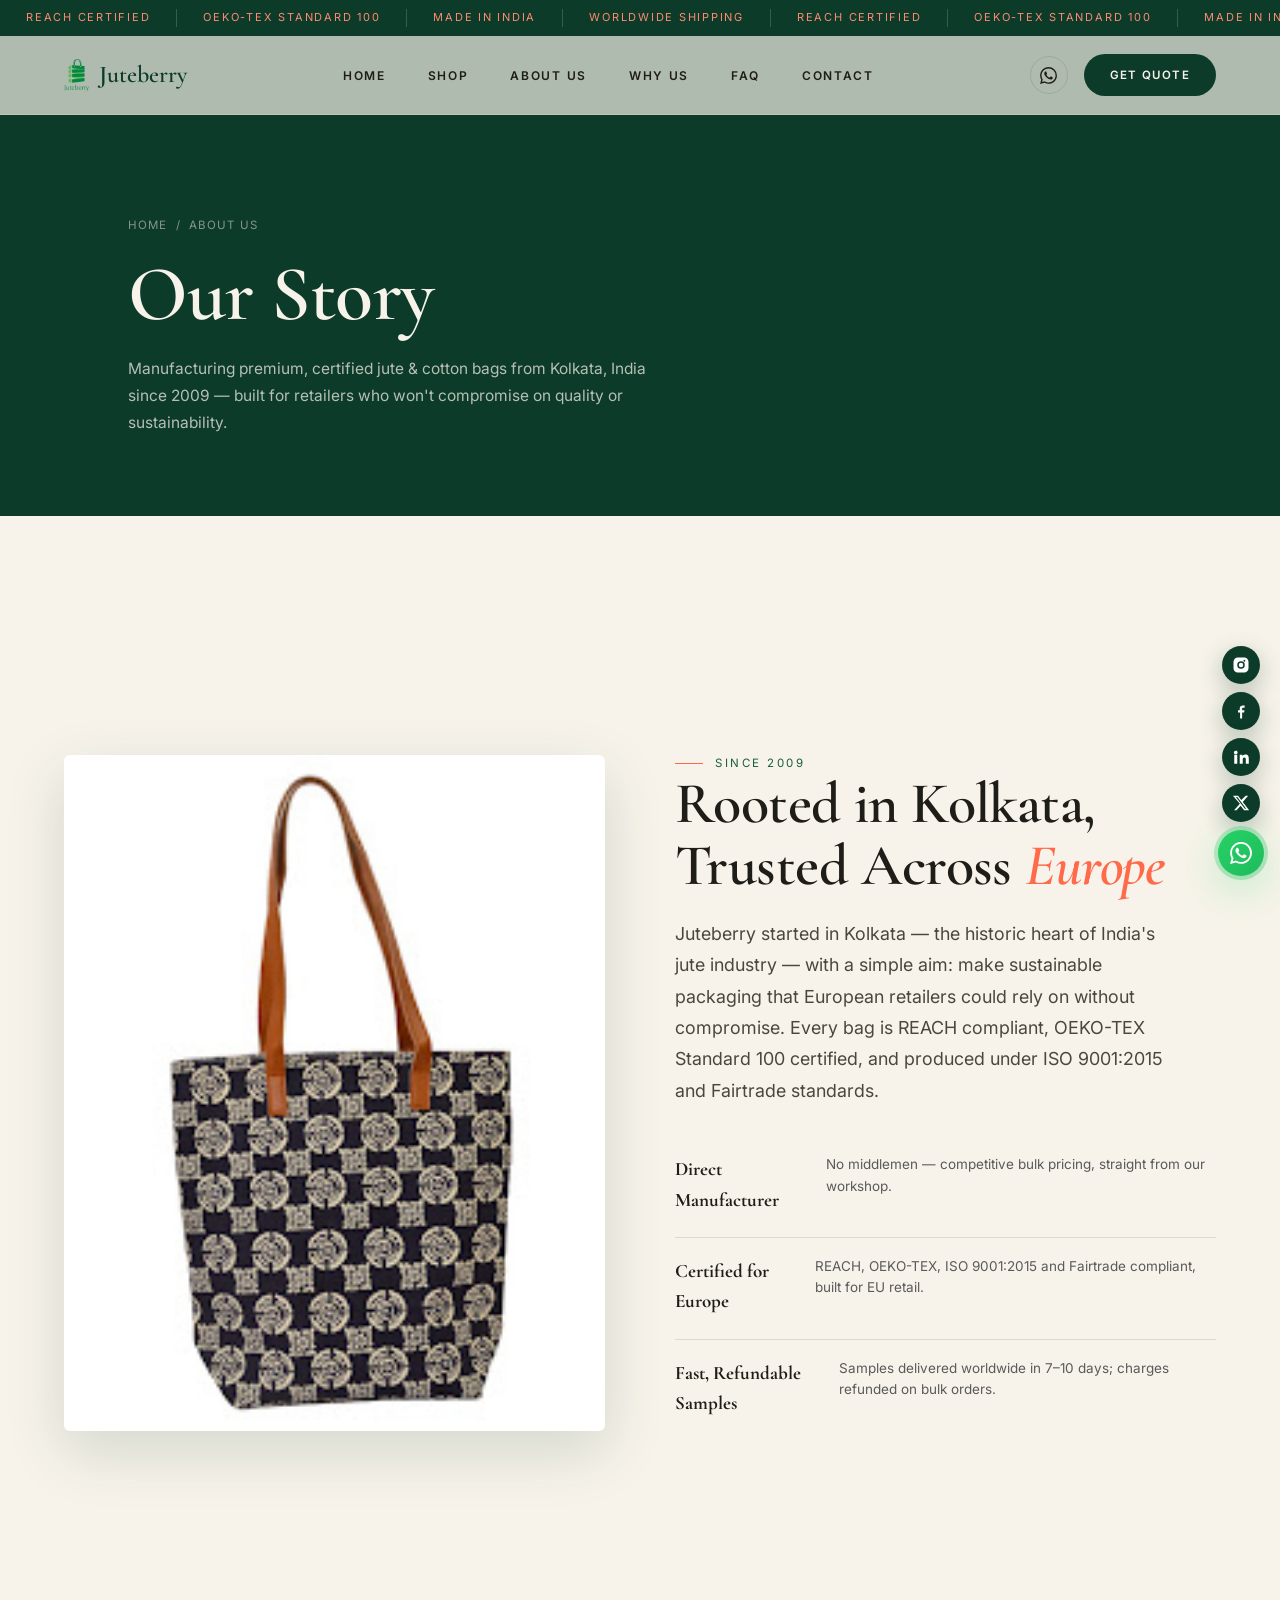
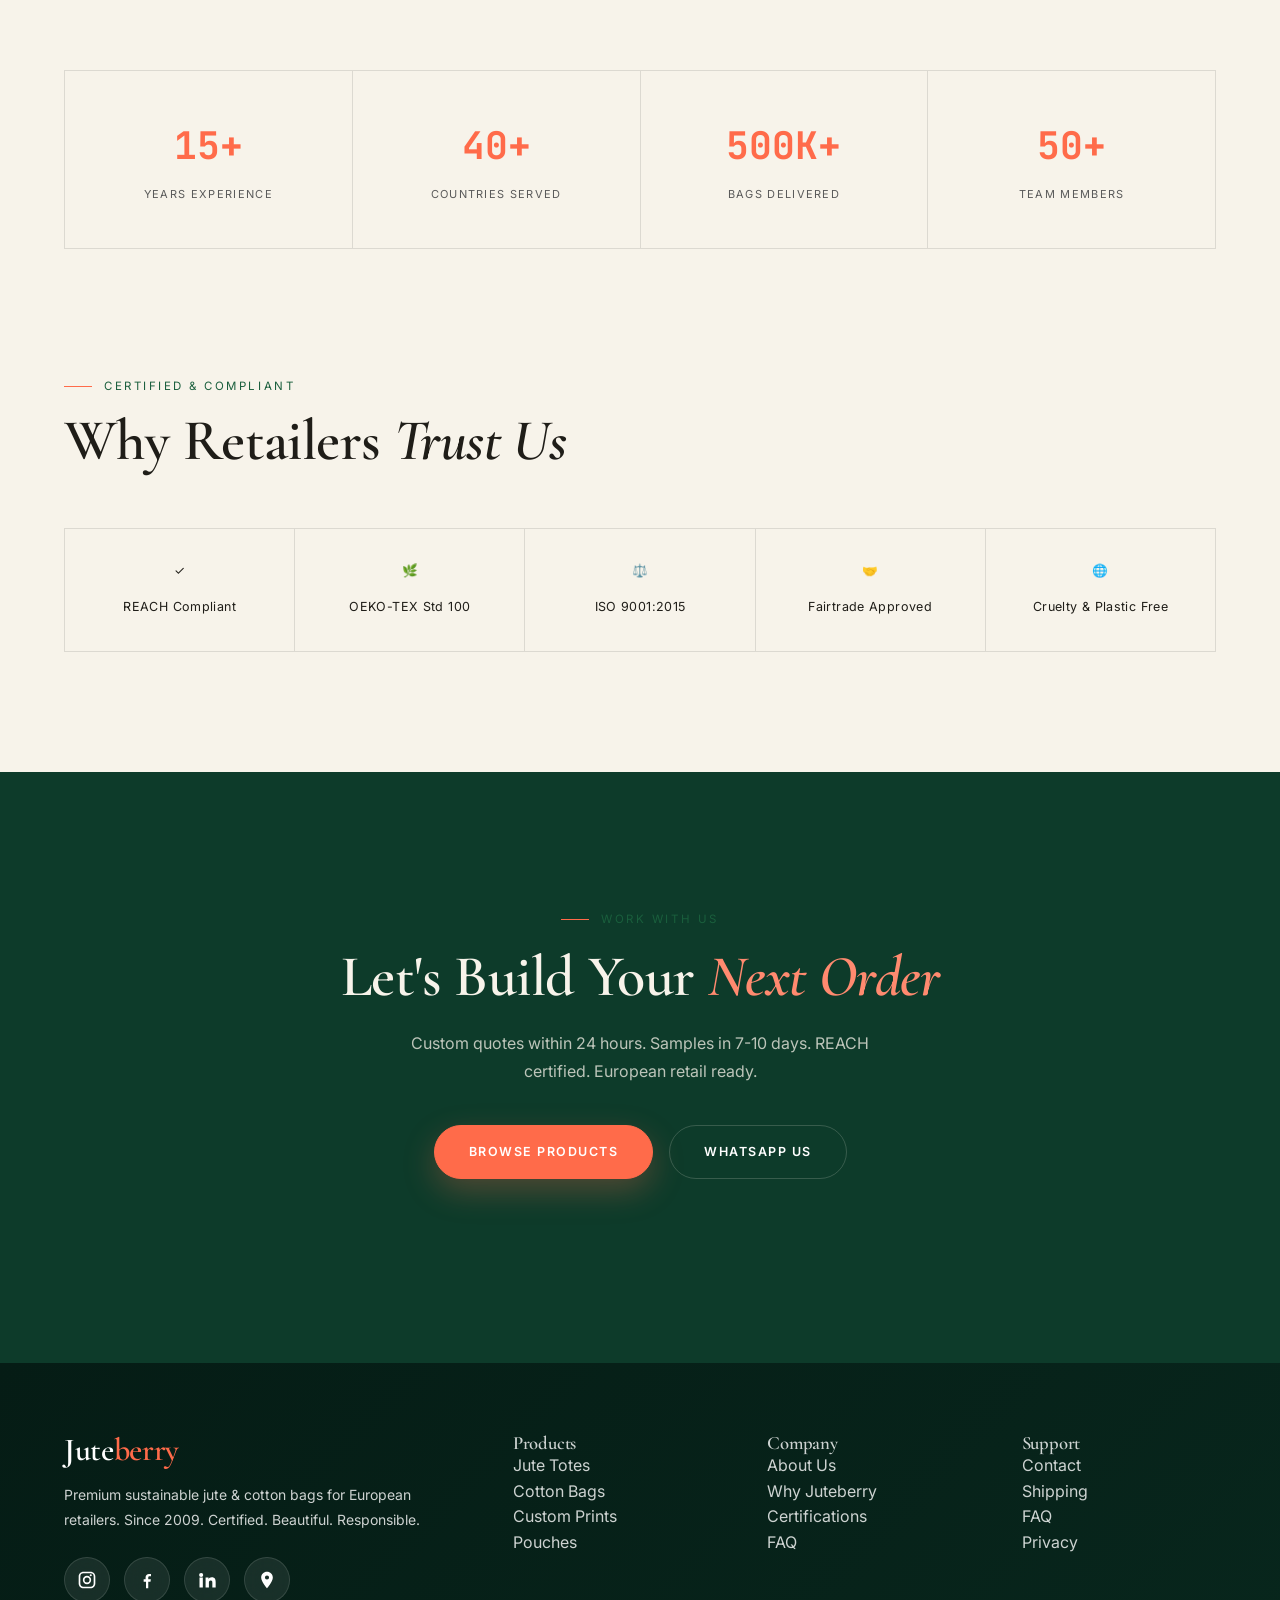
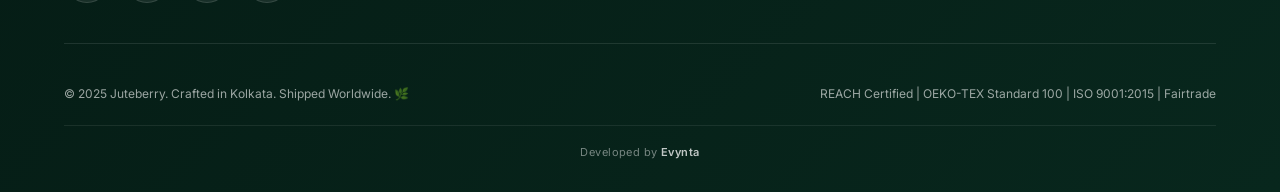
<file: about.html>
<!DOCTYPE html>
<html lang="en">
<head>
<meta charset="UTF-8">
<meta name="viewport" content="width=device-width, initial-scale=1.0">
<title>About Us | Juteberry — Sustainable Bag Manufacturer Since 2009</title>
<meta name="description" content="Juteberry has manufactured premium jute and cotton bags from Kolkata, India since 2009. REACH, OEKO-TEX, ISO 9001:2015 and Fairtrade certified, serving retailers across 40+ countries.">
<meta name="robots" content="index, follow, max-snippet:-1, max-image-preview:large">
<meta name="theme-color" content="#0d3b2a">
<link rel="canonical" href="https://juteberry.com/about.html">
<meta property="og:type" content="website">
<meta property="og:url" content="https://juteberry.com/about.html">
<meta property="og:title" content="About Us | Juteberry">
<meta property="og:description" content="Manufacturing certified, sustainable jute & cotton bags from Kolkata since 2009.">
<meta property="og:image" content="https://juteberry.com/og-image.jpg">
<link rel="icon" href="logo.png" type="image/png">

<link rel="preconnect" href="https://fonts.googleapis.com">
<link rel="preconnect" href="https://fonts.gstatic.com" crossorigin>
<link href="https://fonts.googleapis.com/css2?family=Cormorant+Garamond:ital,wght@0,400;0,500;0,600;1,500&family=Inter:wght@400;500;600;700&family=JetBrains+Mono:wght@400;600;700&display=swap" rel="stylesheet">
<link rel="stylesheet" href="style.css">
</head>
<body>

<!-- Preloader -->
<div class="preloader" aria-hidden="true">
  <img src="logo.png" alt="">
</div>

<!-- Announcement bar -->
<div class="announce">
  <div class="announce__track">
    <span>REACH Certified</span><span>OEKO-TEX Standard 100</span><span>Made in India</span><span>Worldwide Shipping</span>
    <span>REACH Certified</span><span>OEKO-TEX Standard 100</span><span>Made in India</span><span>Worldwide Shipping</span>
  </div>
</div>

<!-- Header -->
<header id="header">
  <div class="nav-wrapper">
    <a href="index.html" class="logo">
      <img src="logo.png" alt="Juteberry">
      Juteberry
    </a>
    <nav class="nav-links" aria-label="Primary">
      <a href="index.html">Home</a>
      <a href="shop.html">Shop</a>
      <a href="about.html">About Us</a>
      <a href="index.html#features">Why Us</a>
      <a href="index.html#faq">FAQ</a>
      <a href="contact.html">Contact</a>
    </nav>
    <div class="nav-actions">
      <a href="#" data-wa class="nav-icon-btn" aria-label="Chat on WhatsApp">
        <svg width="17" height="17" viewBox="0 0 24 24" fill="currentColor"><path d="M17.472 14.382c-.297-.149-1.758-.867-2.03-.967-.273-.099-.471-.148-.67.15-.197.297-.767.966-.94 1.164-.173.199-.347.223-.644.075-.297-.15-1.255-.463-2.39-1.475-.883-.788-1.48-1.761-1.653-2.059-.173-.297-.018-.458.13-.606.134-.133.298-.347.446-.52.149-.174.198-.298.298-.497.099-.198.05-.371-.025-.52-.075-.149-.669-1.612-.916-2.207-.242-.579-.487-.5-.669-.51-.173-.008-.371-.01-.57-.01-.198 0-.52.074-.792.372-.272.297-1.04 1.016-1.04 2.479 0 1.462 1.065 2.875 1.213 3.074.149.198 2.096 3.2 5.077 4.487.709.306 1.262.489 1.694.625.712.227 1.36.195 1.871.118.571-.085 1.758-.719 2.006-1.413.248-.694.248-1.289.173-1.413-.074-.124-.272-.198-.57-.347m-5.421 7.403h-.004a9.87 9.87 0 01-5.031-1.378l-.361-.214-3.741.982.998-3.648-.235-.374a9.86 9.86 0 01-1.51-5.26c.001-5.45 4.436-9.884 9.888-9.884 2.64 0 5.122 1.03 6.988 2.898a9.825 9.825 0 012.893 6.994c-.003 5.45-4.437 9.884-9.885 9.884m8.413-18.297A11.815 11.815 0 0012.05 0C5.495 0 .16 5.335.157 11.892c0 2.096.547 4.142 1.588 5.945L.057 24l6.305-1.654a11.882 11.882 0 005.683 1.448h.005c6.554 0 11.89-5.335 11.893-11.893a11.821 11.821 0 00-3.48-8.413z"/></svg>
      </a>
      <button class="cta-header" onclick="window.location.href='contact.html'">Get Quote</button>
      <button class="nav-burger" aria-label="Open menu">
        <span></span><span></span><span></span>
      </button>
    </div>
  </div>
</header>

<!-- Mobile full-screen menu -->
<div class="mobile-menu" id="mobileMenu">
  <button class="mobile-menu__close" aria-label="Close menu">
    <svg width="22" height="22" viewBox="0 0 24 24" fill="none" stroke="currentColor" stroke-width="2"><path d="M18 6 6 18M6 6l12 12"/></svg>
  </button>
  <nav class="mobile-menu__links" aria-label="Mobile">
    <a href="index.html">Home</a>
    <a href="shop.html">Shop</a>
    <a href="about.html">About Us</a>
    <a href="index.html#features">Why Us</a>
    <a href="index.html#faq">FAQ</a>
    <a href="contact.html">Contact</a>
  </nav>
  <div class="mobile-menu__foot">
    <span>+91 8262977784</span>
    <span>info@juteberry.com</span>
  </div>
</div>

<main>

<!-- Page header -->
<section class="page-header">
  <div class="container">
    <div class="breadcrumb"><a href="index.html">Home</a><span>/</span><span>About Us</span></div>
    <h1>Our Story</h1>
    <p>Manufacturing premium, certified jute &amp; cotton bags from Kolkata, India since 2009 — built for retailers who won't compromise on quality or sustainability.</p>
  </div>
</section>

<!-- Story -->
<section class="section-pad">
  <div class="container">
    <div class="about-hero">
      <div class="about-hero__media">
        <img src="01.jpg" alt="Juteberry jute and cotton bag production" loading="lazy">
      </div>
      <div>
        <span class="eyebrow reveal-up">Since 2009</span>
        <h2 class="h-display-l reveal-up">Rooted in Kolkata,<br>Trusted Across <em style="color:var(--coral); font-style:italic;">Europe</em></h2>
        <p class="lede reveal-up" style="margin-top:20px;">Juteberry started in Kolkata — the historic heart of India's jute industry — with a simple aim: make sustainable packaging that European retailers could rely on without compromise. Every bag is REACH compliant, OEKO-TEX Standard 100 certified, and produced under ISO 9001:2015 and Fairtrade standards.</p>
        <div class="about-pillars reveal-up">
          <div class="about-pillar"><b>Direct Manufacturer</b><span>No middlemen — competitive bulk pricing, straight from our workshop.</span></div>
          <div class="about-pillar"><b>Certified for Europe</b><span>REACH, OEKO-TEX, ISO 9001:2015 and Fairtrade compliant, built for EU retail.</span></div>
          <div class="about-pillar"><b>Fast, Refundable Samples</b><span>Samples delivered worldwide in 7–10 days; charges refunded on bulk orders.</span></div>
        </div>
      </div>
    </div>
  </div>
</section>

<!-- Stats -->
<section class="container" style="padding-bottom:0;">
  <div class="about-stats" data-stagger>
    <div class="about-stat"><div class="stat-number">15+</div><div class="stat-label">Years Experience</div></div>
    <div class="about-stat"><div class="stat-number">40+</div><div class="stat-label">Countries Served</div></div>
    <div class="about-stat"><div class="stat-number">500K+</div><div class="stat-label">Bags Delivered</div></div>
    <div class="about-stat"><div class="stat-number">50+</div><div class="stat-label">Team Members</div></div>
  </div>
</section>

<!-- Certifications / Values -->
<section class="section-pad" id="certifications">
  <div class="container">
    <div class="section-head">
      <div>
        <span class="eyebrow reveal-up">Certified &amp; Compliant</span>
        <h2 class="h-display-l reveal-up">Why Retailers <em>Trust Us</em></h2>
      </div>
    </div>
  </div>
  <div class="container" style="padding-left:0; padding-right:0;">
    <div class="about-values" style="margin:0 var(--gutter);" data-stagger>
      <div class="about-value"><span class="about-value__icon">&#10003;</span><span>REACH Compliant</span></div>
      <div class="about-value"><span class="about-value__icon">&#127807;</span><span>OEKO-TEX Std 100</span></div>
      <div class="about-value"><span class="about-value__icon">&#9878;&#65039;</span><span>ISO 9001:2015</span></div>
      <div class="about-value"><span class="about-value__icon">&#129309;</span><span>Fairtrade Approved</span></div>
      <div class="about-value"><span class="about-value__icon">&#127760;</span><span>Cruelty &amp; Plastic Free</span></div>
    </div>
  </div>
</section>

<!-- CTA -->
<section class="wa-cta" id="cta">
  <span class="eyebrow reveal-up" style="justify-content:center;">Work With Us</span>
  <h2 class="reveal-up">Let's Build Your <em>Next Order</em></h2>
  <p class="reveal-up">Custom quotes within 24 hours. Samples in 7-10 days. REACH certified. European retail ready.</p>
  <div class="btn-row reveal-up">
    <a href="shop.html" class="btn btn-primary">Browse Products</a>
    <a href="#" data-wa class="btn btn-outline-light">WhatsApp Us</a>
  </div>
</section>

</main>

<!-- Footer -->
<footer>
    <div class="footer-wrapper">
        <div class="footer-grid">
            <div>
                <h2 class="footer-brand">Jute<span style="color: var(--coral);">berry</span></h2>
                <p class="footer-desc">Premium sustainable jute & cotton bags for European retailers. Since 2009. Certified. Beautiful. Responsible.</p>
                <div class="footer-social">
                    <a href="https://www.instagram.com/juteberry/" class="social-btn" target="_blank" title="Instagram">
                        <svg width="20" height="20" fill="currentColor" viewBox="0 0 24 24">
                            <path d="M7.75 2C4.57 2 2 4.57 2 7.75v8.5C2 19.43 4.57 22 7.75 22h8.5C19.43 22 22 19.43 22 16.25v-8.5C22 4.57 19.43 2 16.25 2h-8.5zm0 2h8.5A3.75 3.75 0 0 1 20 7.75v8.5A3.75 3.75 0 0 1 16.25 20h-8.5A3.75 3.75 0 0 1 4 16.25v-8.5A3.75 3.75 0 0 1 7.75 4zm8.75 1a1.25 1.25 0 1 0 0 2.5A1.25 1.25 0 0 0 16.5 5zM12 7a5 5 0 1 0 0 10a5 5 0 0 0 0-10zm0 2a3 3 0 1 1 0 6a3 3 0 0 1 0-6z"/>
                        </svg>
                    </a>
                    <a href="https://www.facebook.com/juteberry" class="social-btn" target="_blank" title="Facebook">
                        <svg width="20" height="20" fill="currentColor" viewBox="0 0 24 24">
                            <path d="M13.5 22v-8h2.7l.4-3h-3.1V9.1c0-.9.3-1.6 1.6-1.6h1.7V4.8c-.3 0-1.3-.1-2.4-.1c-2.4 0-4.1 1.5-4.1 4.2V11H8v3h2.8v8h2.7z"/>
                        </svg>
                    </a>
                    <a href="https://www.linkedin.com/company/juteberryexport/?originalSubdomain=in" class="social-btn" target="_blank" title="LinkedIn">
                        <svg width="20" height="20" fill="currentColor" viewBox="0 0 24 24">
                            <path d="M4.98 3.5A2.48 2.48 0 1 0 5 8.46A2.48 2.48 0 0 0 4.98 3.5zM3 9h4v12H3V9zm7 0h3.8v1.7h.1c.5-.9 1.8-1.9 3.8-1.9c4 0 4.7 2.6 4.7 6v6.2h-4v-5.5c0-1.3 0-3-1.9-3s-2.2 1.5-2.2 2.9V21h-4V9z"/>
                        </svg>
                    </a>
                    <a href="https://maps.google.com/?q=133+Cotton+Street+Kolkata+700007" class="social-btn" target="_blank" title="Google Maps">
                        <svg width="20" height="20" fill="currentColor" viewBox="0 0 24 24">
                            <path d="M12 2C8.13 2 5 5.13 5 9c0 5.25 7 13 7 13s7-7.75 7-13c0-3.87-3.13-7-7-7zm0 9.5A2.5 2.5 0 1 1 12 6.5a2.5 2.5 0 0 1 0 5z"/>
                        </svg>
                    </a>
                </div>
            </div>
            <div>
                <h3>Products</h3>
                <ul>
                    <li><a href="shop.html">Jute Totes</a></li>
                    <li><a href="shop.html">Cotton Bags</a></li>
                    <li><a href="shop.html">Custom Prints</a></li>
                    <li><a href="shop.html">Pouches</a></li>
                </ul>
            </div>
            <div>
                <h3>Company</h3>
                <ul>
                    <li><a href="about.html">About Us</a></li>
                    <li><a href="index.html#features">Why Juteberry</a></li>
                    <li><a href="about.html#certifications">Certifications</a></li>
                    <li><a href="index.html#faq">FAQ</a></li>
                </ul>
            </div>
            <div>
                <h3>Support</h3>
                <ul>
                    <li><a href="contact.html">Contact</a></li>
                    <li><a href="contact.html">Shipping</a></li>
                    <li><a href="index.html#faq">FAQ</a></li>
                    <li><a href="#">Privacy</a></li>
                </ul>
            </div>
        </div>
        <div class="footer-bottom">
            <p>© 2025 Juteberry. Crafted in Kolkata. Shipped Worldwide. 🌿</p>
            <p>REACH Certified | OEKO-TEX Standard 100 | ISO 9001:2015 | Fairtrade</p>
        </div>
        <div class="dev-credit">Developed by <span>Evynta</span></div>
    </div>
</footer>

<!-- Floating buttons -->
<div class="float-buttons">
    <div class="float-socials">
        <a href="https://www.instagram.com/juteberry/" target="_blank" class="float-social-btn" title="Instagram">
            <svg viewBox="0 0 24 24" fill="white"><path d="M7.75 2C4.57 2 2 4.57 2 7.75v8.5C2 19.43 4.57 22 7.75 22h8.5C19.43 22 22 19.43 22 16.25v-8.5C22 4.57 19.43 2 16.25 2h-8.5zm8.75 3a1.25 1.25 0 1 1 0 2.5A1.25 1.25 0 0 1 16.5 5zM12 7a5 5 0 1 1 0 10A5 5 0 0 1 12 7zm0 2a3 3 0 1 0 0 6 3 3 0 0 0 0-6z"/></svg>
        </a>
        <a href="https://www.facebook.com/juteberry" target="_blank" class="float-social-btn" title="Facebook">
            <svg viewBox="0 0 24 24" fill="white"><path d="M13.5 22v-8h2.7l.4-3h-3.1V9.1c0-.9.3-1.6 1.6-1.6h1.7V4.8c-.3 0-1.3-.1-2.4-.1c-2.4 0-4.1 1.5-4.1 4.2V11H8v3h2.8v8h2.7z"/></svg>
        </a>
        <a href="https://www.linkedin.com/company/juteberryexport/" target="_blank" class="float-social-btn" title="LinkedIn">
            <svg viewBox="0 0 24 24" fill="white"><path d="M4.98 3.5A2.48 2.48 0 1 0 5 8.46A2.48 2.48 0 0 0 4.98 3.5zM3 9h4v12H3V9zm7 0h3.8v1.7h.1c.5-.9 1.8-1.9 3.8-1.9c4 0 4.7 2.6 4.7 6v6.2h-4v-5.5c0-1.3 0-3-1.9-3s-2.2 1.5-2.2 2.9V21h-4V9z"/></svg>
        </a>
        <a href="https://twitter.com/juteberry" target="_blank" class="float-social-btn" title="Twitter / X">
            <svg viewBox="0 0 24 24" fill="white"><path d="M18.244 2.25h3.308l-7.227 8.26 8.502 11.24H16.17l-4.714-6.231-5.401 6.231H2.744l7.737-8.835L1.254 2.25H8.08l4.253 5.622 5.91-5.622zm-1.161 17.52h1.833L7.084 4.126H5.117z"/></svg>
        </a>
    </div>

    <a href="https://wa.me/918262977784?text=Hi%20Juteberry!%20I'm%20interested%20in%20custom%20jute%20bags%20with%20samples%20and%20pricing."
       class="whatsapp-float" title="Chat on WhatsApp" target="_blank">
        <svg class="whatsapp-icon" viewBox="0 0 24 24">
            <path d="M17.472 14.382c-.297-.149-1.758-.867-2.03-.967-.273-.099-.471-.148-.67.15-.197.297-.767.966-.94 1.164-.173.199-.347.223-.644.075-.297-.15-1.255-.463-2.39-1.475-.883-.788-1.48-1.761-1.653-2.059-.173-.297-.018-.458.13-.606.134-.133.298-.347.446-.52.149-.174.198-.298.298-.497.099-.198.05-.371-.025-.52-.075-.149-.669-1.612-.916-2.207-.242-.579-.487-.5-.669-.51-.173-.008-.371-.01-.57-.01-.198 0-.52.074-.792.372-.272.297-1.04 1.016-1.04 2.479 0 1.462 1.065 2.875 1.213 3.074.149.198 2.096 3.2 5.077 4.487.709.306 1.262.489 1.694.625.712.227 1.36.195 1.871.118.571-.085 1.758-.719 2.006-1.413.248-.694.248-1.289.173-1.413-.074-.124-.272-.198-.57-.347m-5.421 7.403h-.004a9.87 9.87 0 01-5.031-1.378l-.361-.214-3.741.982.998-3.648-.235-.374a9.86 9.86 0 01-1.51-5.26c.001-5.45 4.436-9.884 9.888-9.884 2.64 0 5.122 1.03 6.988 2.898a9.825 9.825 0 012.893 6.994c-.003 5.45-4.437 9.884-9.885 9.884m8.413-18.297A11.815 11.815 0 0012.05 0C5.495 0 .16 5.335.157 11.892c0 2.096.547 4.142 1.588 5.945L.057 24l6.305-1.654a11.882 11.882 0 005.683 1.448h.005c6.554 0 11.89-5.335 11.893-11.893a11.821 11.821 0 00-3.48-8.413z"/>
        </svg>
    </a>

    <button class="scroll-float" id="scrollTop" onclick="window.scrollTo({top:0,behavior:'smooth'})">↑</button>
</div>

<script src="script.js"></script>
</body>
</html>
</file>
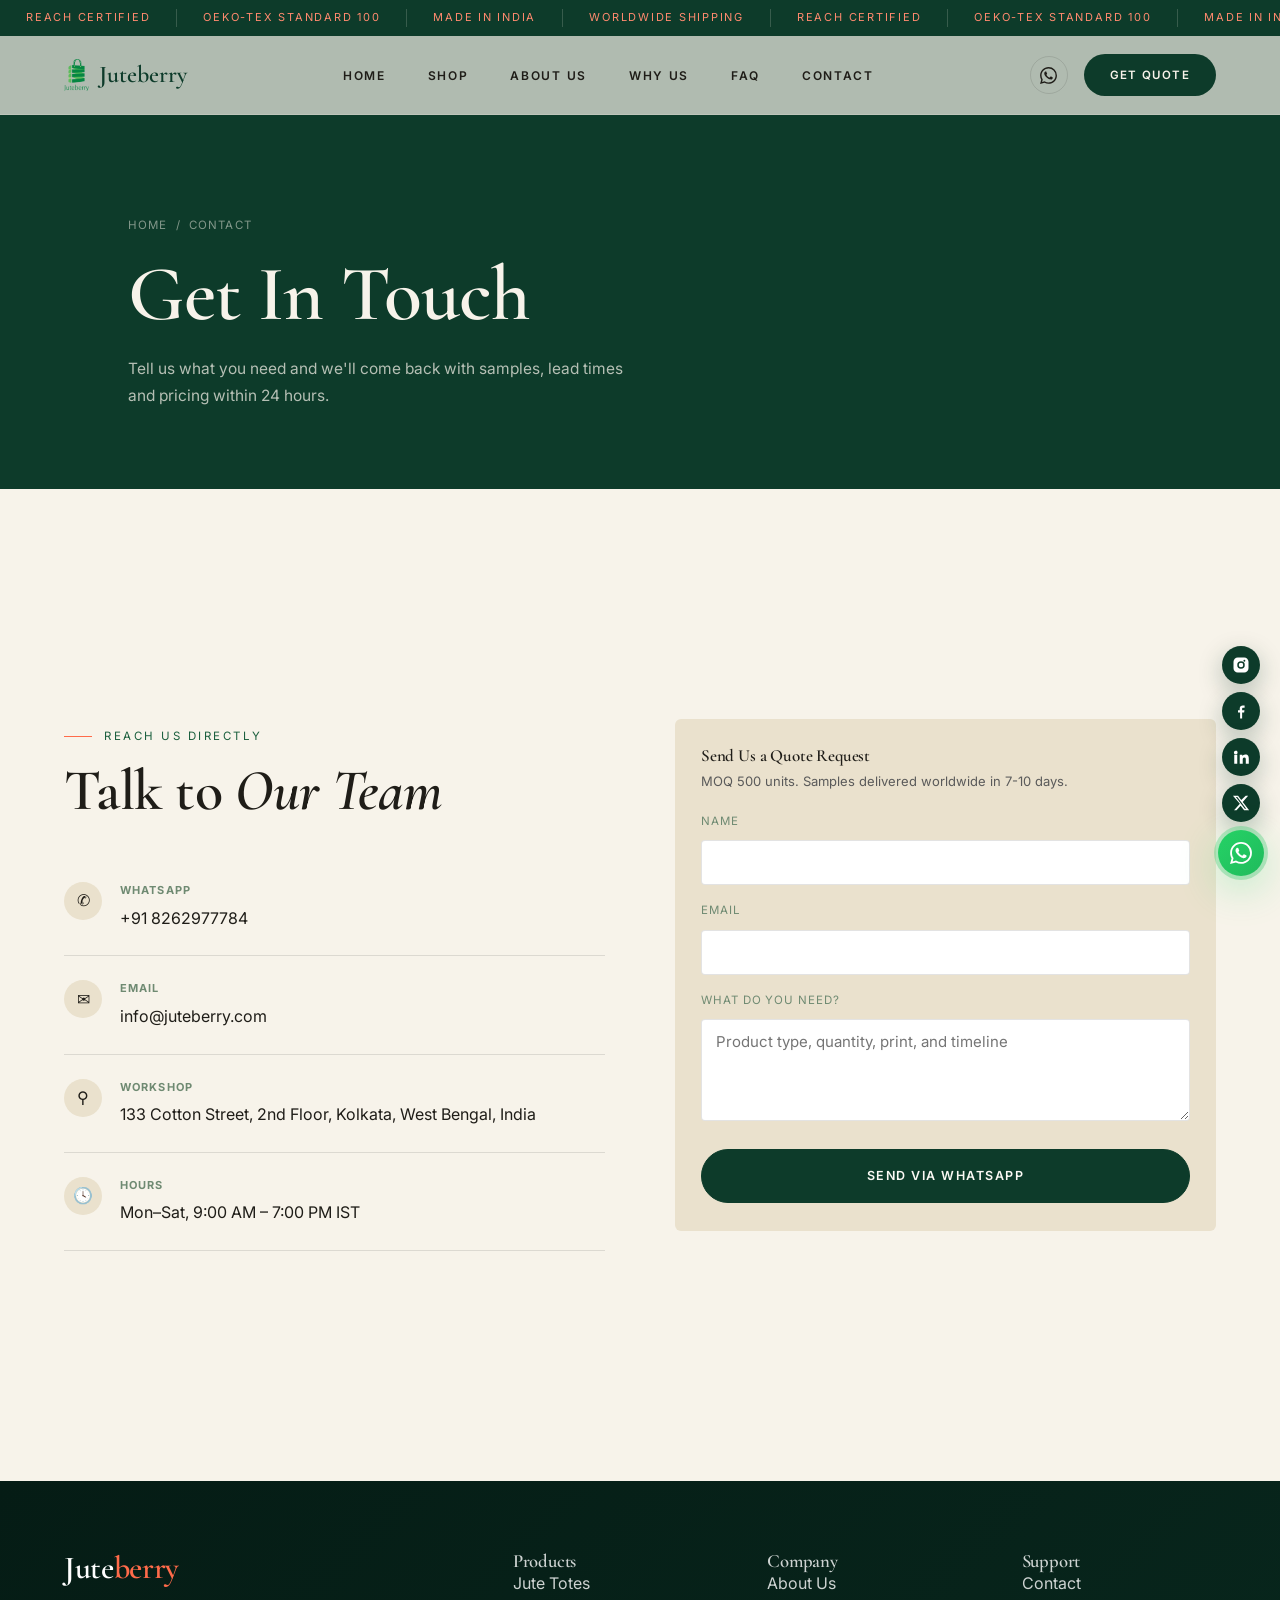
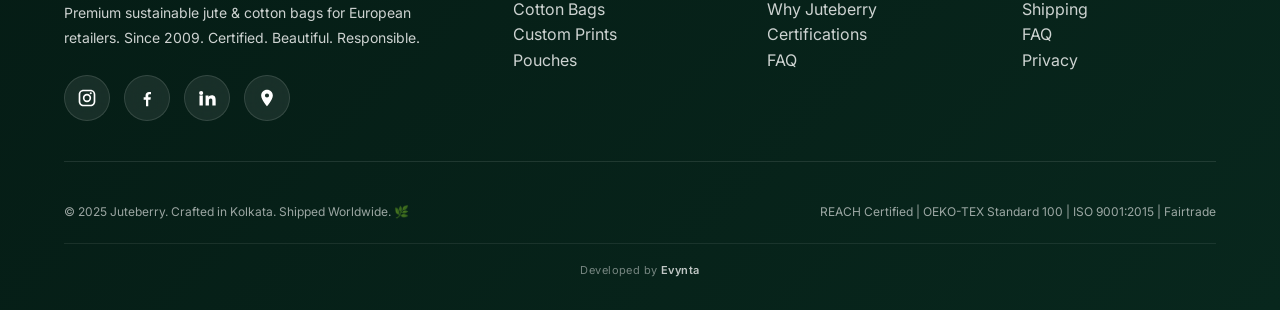
<file: contact.html>
<!DOCTYPE html>
<html lang="en">
<head>
<meta charset="UTF-8">
<meta name="viewport" content="width=device-width, initial-scale=1.0">
<title>Contact Us | Juteberry — Jute & Cotton Bag Manufacturer</title>
<meta name="description" content="Get in touch with Juteberry for custom quotes on jute and cotton bags. WhatsApp, email or our contact form — replies within 24 hours. Based in Kolkata, shipping worldwide.">
<meta name="robots" content="index, follow, max-snippet:-1, max-image-preview:large">
<meta name="theme-color" content="#0d3b2a">
<link rel="canonical" href="https://juteberry.com/contact.html">
<meta property="og:type" content="website">
<meta property="og:url" content="https://juteberry.com/contact.html">
<meta property="og:title" content="Contact Us | Juteberry">
<meta property="og:description" content="Get a custom quote on jute and cotton bags. Replies within 24 hours.">
<meta property="og:image" content="https://juteberry.com/og-image.jpg">
<link rel="icon" href="logo.png" type="image/png">

<link rel="preconnect" href="https://fonts.googleapis.com">
<link rel="preconnect" href="https://fonts.gstatic.com" crossorigin>
<link href="https://fonts.googleapis.com/css2?family=Cormorant+Garamond:ital,wght@0,400;0,500;0,600;1,500&family=Inter:wght@400;500;600;700&family=JetBrains+Mono:wght@400;600;700&display=swap" rel="stylesheet">
<link rel="stylesheet" href="style.css">
</head>
<body>

<!-- Preloader -->
<div class="preloader" aria-hidden="true">
  <img src="logo.png" alt="">
</div>

<!-- Announcement bar -->
<div class="announce">
  <div class="announce__track">
    <span>REACH Certified</span><span>OEKO-TEX Standard 100</span><span>Made in India</span><span>Worldwide Shipping</span>
    <span>REACH Certified</span><span>OEKO-TEX Standard 100</span><span>Made in India</span><span>Worldwide Shipping</span>
  </div>
</div>

<!-- Header -->
<header id="header">
  <div class="nav-wrapper">
    <a href="index.html" class="logo">
      <img src="logo.png" alt="Juteberry">
      Juteberry
    </a>
    <nav class="nav-links" aria-label="Primary">
      <a href="index.html">Home</a>
      <a href="shop.html">Shop</a>
      <a href="about.html">About Us</a>
      <a href="index.html#features">Why Us</a>
      <a href="index.html#faq">FAQ</a>
      <a href="contact.html">Contact</a>
    </nav>
    <div class="nav-actions">
      <a href="#" data-wa class="nav-icon-btn" aria-label="Chat on WhatsApp">
        <svg width="17" height="17" viewBox="0 0 24 24" fill="currentColor"><path d="M17.472 14.382c-.297-.149-1.758-.867-2.03-.967-.273-.099-.471-.148-.67.15-.197.297-.767.966-.94 1.164-.173.199-.347.223-.644.075-.297-.15-1.255-.463-2.39-1.475-.883-.788-1.48-1.761-1.653-2.059-.173-.297-.018-.458.13-.606.134-.133.298-.347.446-.52.149-.174.198-.298.298-.497.099-.198.05-.371-.025-.52-.075-.149-.669-1.612-.916-2.207-.242-.579-.487-.5-.669-.51-.173-.008-.371-.01-.57-.01-.198 0-.52.074-.792.372-.272.297-1.04 1.016-1.04 2.479 0 1.462 1.065 2.875 1.213 3.074.149.198 2.096 3.2 5.077 4.487.709.306 1.262.489 1.694.625.712.227 1.36.195 1.871.118.571-.085 1.758-.719 2.006-1.413.248-.694.248-1.289.173-1.413-.074-.124-.272-.198-.57-.347m-5.421 7.403h-.004a9.87 9.87 0 01-5.031-1.378l-.361-.214-3.741.982.998-3.648-.235-.374a9.86 9.86 0 01-1.51-5.26c.001-5.45 4.436-9.884 9.888-9.884 2.64 0 5.122 1.03 6.988 2.898a9.825 9.825 0 012.893 6.994c-.003 5.45-4.437 9.884-9.885 9.884m8.413-18.297A11.815 11.815 0 0012.05 0C5.495 0 .16 5.335.157 11.892c0 2.096.547 4.142 1.588 5.945L.057 24l6.305-1.654a11.882 11.882 0 005.683 1.448h.005c6.554 0 11.89-5.335 11.893-11.893a11.821 11.821 0 00-3.48-8.413z"/></svg>
      </a>
      <button class="cta-header" onclick="window.location.href='contact.html'">Get Quote</button>
      <button class="nav-burger" aria-label="Open menu">
        <span></span><span></span><span></span>
      </button>
    </div>
  </div>
</header>

<!-- Mobile full-screen menu -->
<div class="mobile-menu" id="mobileMenu">
  <button class="mobile-menu__close" aria-label="Close menu">
    <svg width="22" height="22" viewBox="0 0 24 24" fill="none" stroke="currentColor" stroke-width="2"><path d="M18 6 6 18M6 6l12 12"/></svg>
  </button>
  <nav class="mobile-menu__links" aria-label="Mobile">
    <a href="index.html">Home</a>
    <a href="shop.html">Shop</a>
    <a href="about.html">About Us</a>
    <a href="index.html#features">Why Us</a>
    <a href="index.html#faq">FAQ</a>
    <a href="contact.html">Contact</a>
  </nav>
  <div class="mobile-menu__foot">
    <span>+91 8262977784</span>
    <span>info@juteberry.com</span>
  </div>
</div>

<main>

<!-- Page header -->
<section class="page-header">
  <div class="container">
    <div class="breadcrumb"><a href="index.html">Home</a><span>/</span><span>Contact</span></div>
    <h1>Get In Touch</h1>
    <p>Tell us what you need and we'll come back with samples, lead times and pricing within 24 hours.</p>
  </div>
</section>

<!-- Contact -->
<section class="section-pad">
  <div class="container">
    <div class="contact-grid">
      <div>
        <span class="eyebrow reveal-up">Reach Us Directly</span>
        <h2 class="h-display-l reveal-up" style="margin-top:14px;">Talk to <em>Our Team</em></h2>

        <div style="margin-top:36px;">
          <div class="contact-info-item">
            <div class="contact-info-item__icon">✆</div>
            <div><b>WhatsApp</b><a href="https://wa.me/918262977784">+91 8262977784</a></div>
          </div>
          <div class="contact-info-item">
            <div class="contact-info-item__icon">✉</div>
            <div><b>Email</b><a href="mailto:info@juteberry.com">info@juteberry.com</a></div>
          </div>
          <div class="contact-info-item">
            <div class="contact-info-item__icon">⚲</div>
            <div><b>Workshop</b><div>133 Cotton Street, 2nd Floor, Kolkata, West Bengal, India</div></div>
          </div>
          <div class="contact-info-item">
            <div class="contact-info-item__icon">🕓</div>
            <div><b>Hours</b><div>Mon–Sat, 9:00 AM – 7:00 PM IST</div></div>
          </div>
        </div>
      </div>

      <div>
        <div class="pd-quote" style="background:var(--sand);">
          <h3>Send Us a Quote Request</h3>
          <p>MOQ 500 units. Samples delivered worldwide in 7-10 days.</p>
          <form id="contactForm">
            <div class="form-field">
              <label for="cf-name">Name</label>
              <input type="text" id="cf-name" required>
            </div>
            <div class="form-field">
              <label for="cf-email">Email</label>
              <input type="email" id="cf-email" required>
            </div>
            <div class="form-field">
              <label for="cf-message">What do you need?</label>
              <textarea id="cf-message" rows="4" placeholder="Product type, quantity, print, and timeline" required></textarea>
            </div>
            <button type="submit" class="btn btn-forest">Send via WhatsApp</button>
          </form>
        </div>
      </div>
    </div>
  </div>
</section>

</main>

<!-- Footer -->
<footer>
    <div class="footer-wrapper">
        <div class="footer-grid">
            <div>
                <h2 class="footer-brand">Jute<span style="color: var(--coral);">berry</span></h2>
                <p class="footer-desc">Premium sustainable jute & cotton bags for European retailers. Since 2009. Certified. Beautiful. Responsible.</p>
                <div class="footer-social">
                    <a href="https://www.instagram.com/juteberry/" class="social-btn" target="_blank" title="Instagram">
                        <svg width="20" height="20" fill="currentColor" viewBox="0 0 24 24">
                            <path d="M7.75 2C4.57 2 2 4.57 2 7.75v8.5C2 19.43 4.57 22 7.75 22h8.5C19.43 22 22 19.43 22 16.25v-8.5C22 4.57 19.43 2 16.25 2h-8.5zm0 2h8.5A3.75 3.75 0 0 1 20 7.75v8.5A3.75 3.75 0 0 1 16.25 20h-8.5A3.75 3.75 0 0 1 4 16.25v-8.5A3.75 3.75 0 0 1 7.75 4zm8.75 1a1.25 1.25 0 1 0 0 2.5A1.25 1.25 0 0 0 16.5 5zM12 7a5 5 0 1 0 0 10a5 5 0 0 0 0-10zm0 2a3 3 0 1 1 0 6a3 3 0 0 1 0-6z"/>
                        </svg>
                    </a>
                    <a href="https://www.facebook.com/juteberry" class="social-btn" target="_blank" title="Facebook">
                        <svg width="20" height="20" fill="currentColor" viewBox="0 0 24 24">
                            <path d="M13.5 22v-8h2.7l.4-3h-3.1V9.1c0-.9.3-1.6 1.6-1.6h1.7V4.8c-.3 0-1.3-.1-2.4-.1c-2.4 0-4.1 1.5-4.1 4.2V11H8v3h2.8v8h2.7z"/>
                        </svg>
                    </a>
                    <a href="https://www.linkedin.com/company/juteberryexport/?originalSubdomain=in" class="social-btn" target="_blank" title="LinkedIn">
                        <svg width="20" height="20" fill="currentColor" viewBox="0 0 24 24">
                            <path d="M4.98 3.5A2.48 2.48 0 1 0 5 8.46A2.48 2.48 0 0 0 4.98 3.5zM3 9h4v12H3V9zm7 0h3.8v1.7h.1c.5-.9 1.8-1.9 3.8-1.9c4 0 4.7 2.6 4.7 6v6.2h-4v-5.5c0-1.3 0-3-1.9-3s-2.2 1.5-2.2 2.9V21h-4V9z"/>
                        </svg>
                    </a>
                    <a href="https://maps.google.com/?q=133+Cotton+Street+Kolkata+700007" class="social-btn" target="_blank" title="Google Maps">
                        <svg width="20" height="20" fill="currentColor" viewBox="0 0 24 24">
                            <path d="M12 2C8.13 2 5 5.13 5 9c0 5.25 7 13 7 13s7-7.75 7-13c0-3.87-3.13-7-7-7zm0 9.5A2.5 2.5 0 1 1 12 6.5a2.5 2.5 0 0 1 0 5z"/>
                        </svg>
                    </a>
                </div>
            </div>
            <div>
                <h3>Products</h3>
                <ul>
                    <li><a href="shop.html">Jute Totes</a></li>
                    <li><a href="shop.html">Cotton Bags</a></li>
                    <li><a href="shop.html">Custom Prints</a></li>
                    <li><a href="shop.html">Pouches</a></li>
                </ul>
            </div>
            <div>
                <h3>Company</h3>
                <ul>
                    <li><a href="about.html">About Us</a></li>
                    <li><a href="index.html#features">Why Juteberry</a></li>
                    <li><a href="about.html#certifications">Certifications</a></li>
                    <li><a href="index.html#faq">FAQ</a></li>
                </ul>
            </div>
            <div>
                <h3>Support</h3>
                <ul>
                    <li><a href="contact.html">Contact</a></li>
                    <li><a href="contact.html">Shipping</a></li>
                    <li><a href="index.html#faq">FAQ</a></li>
                    <li><a href="#">Privacy</a></li>
                </ul>
            </div>
        </div>
        <div class="footer-bottom">
            <p>© 2025 Juteberry. Crafted in Kolkata. Shipped Worldwide. 🌿</p>
            <p>REACH Certified | OEKO-TEX Standard 100 | ISO 9001:2015 | Fairtrade</p>
        </div>
        <div class="dev-credit">Developed by <span>Evynta</span></div>
    </div>
</footer>

<!-- Floating buttons -->
<div class="float-buttons">
    <div class="float-socials">
        <a href="https://www.instagram.com/juteberry/" target="_blank" class="float-social-btn" title="Instagram">
            <svg viewBox="0 0 24 24" fill="white"><path d="M7.75 2C4.57 2 2 4.57 2 7.75v8.5C2 19.43 4.57 22 7.75 22h8.5C19.43 22 22 19.43 22 16.25v-8.5C22 4.57 19.43 2 16.25 2h-8.5zm8.75 3a1.25 1.25 0 1 1 0 2.5A1.25 1.25 0 0 1 16.5 5zM12 7a5 5 0 1 1 0 10A5 5 0 0 1 12 7zm0 2a3 3 0 1 0 0 6 3 3 0 0 0 0-6z"/></svg>
        </a>
        <a href="https://www.facebook.com/juteberry" target="_blank" class="float-social-btn" title="Facebook">
            <svg viewBox="0 0 24 24" fill="white"><path d="M13.5 22v-8h2.7l.4-3h-3.1V9.1c0-.9.3-1.6 1.6-1.6h1.7V4.8c-.3 0-1.3-.1-2.4-.1c-2.4 0-4.1 1.5-4.1 4.2V11H8v3h2.8v8h2.7z"/></svg>
        </a>
        <a href="https://www.linkedin.com/company/juteberryexport/" target="_blank" class="float-social-btn" title="LinkedIn">
            <svg viewBox="0 0 24 24" fill="white"><path d="M4.98 3.5A2.48 2.48 0 1 0 5 8.46A2.48 2.48 0 0 0 4.98 3.5zM3 9h4v12H3V9zm7 0h3.8v1.7h.1c.5-.9 1.8-1.9 3.8-1.9c4 0 4.7 2.6 4.7 6v6.2h-4v-5.5c0-1.3 0-3-1.9-3s-2.2 1.5-2.2 2.9V21h-4V9z"/></svg>
        </a>
        <a href="https://twitter.com/juteberry" target="_blank" class="float-social-btn" title="Twitter / X">
            <svg viewBox="0 0 24 24" fill="white"><path d="M18.244 2.25h3.308l-7.227 8.26 8.502 11.24H16.17l-4.714-6.231-5.401 6.231H2.744l7.737-8.835L1.254 2.25H8.08l4.253 5.622 5.91-5.622zm-1.161 17.52h1.833L7.084 4.126H5.117z"/></svg>
        </a>
    </div>

    <a href="https://wa.me/918262977784?text=Hi%20Juteberry!%20I'm%20interested%20in%20custom%20jute%20bags%20with%20samples%20and%20pricing."
       class="whatsapp-float" title="Chat on WhatsApp" target="_blank">
        <svg class="whatsapp-icon" viewBox="0 0 24 24">
            <path d="M17.472 14.382c-.297-.149-1.758-.867-2.03-.967-.273-.099-.471-.148-.67.15-.197.297-.767.966-.94 1.164-.173.199-.347.223-.644.075-.297-.15-1.255-.463-2.39-1.475-.883-.788-1.48-1.761-1.653-2.059-.173-.297-.018-.458.13-.606.134-.133.298-.347.446-.52.149-.174.198-.298.298-.497.099-.198.05-.371-.025-.52-.075-.149-.669-1.612-.916-2.207-.242-.579-.487-.5-.669-.51-.173-.008-.371-.01-.57-.01-.198 0-.52.074-.792.372-.272.297-1.04 1.016-1.04 2.479 0 1.462 1.065 2.875 1.213 3.074.149.198 2.096 3.2 5.077 4.487.709.306 1.262.489 1.694.625.712.227 1.36.195 1.871.118.571-.085 1.758-.719 2.006-1.413.248-.694.248-1.289.173-1.413-.074-.124-.272-.198-.57-.347m-5.421 7.403h-.004a9.87 9.87 0 01-5.031-1.378l-.361-.214-3.741.982.998-3.648-.235-.374a9.86 9.86 0 01-1.51-5.26c.001-5.45 4.436-9.884 9.888-9.884 2.64 0 5.122 1.03 6.988 2.898a9.825 9.825 0 012.893 6.994c-.003 5.45-4.437 9.884-9.885 9.884m8.413-18.297A11.815 11.815 0 0012.05 0C5.495 0 .16 5.335.157 11.892c0 2.096.547 4.142 1.588 5.945L.057 24l6.305-1.654a11.882 11.882 0 005.683 1.448h.005c6.554 0 11.89-5.335 11.893-11.893a11.821 11.821 0 00-3.48-8.413z"/>
        </svg>
    </a>

    <button class="scroll-float" id="scrollTop" onclick="window.scrollTo({top:0,behavior:'smooth'})">↑</button>
</div>

<script src="script.js"></script>
</body>
</html>
</file>
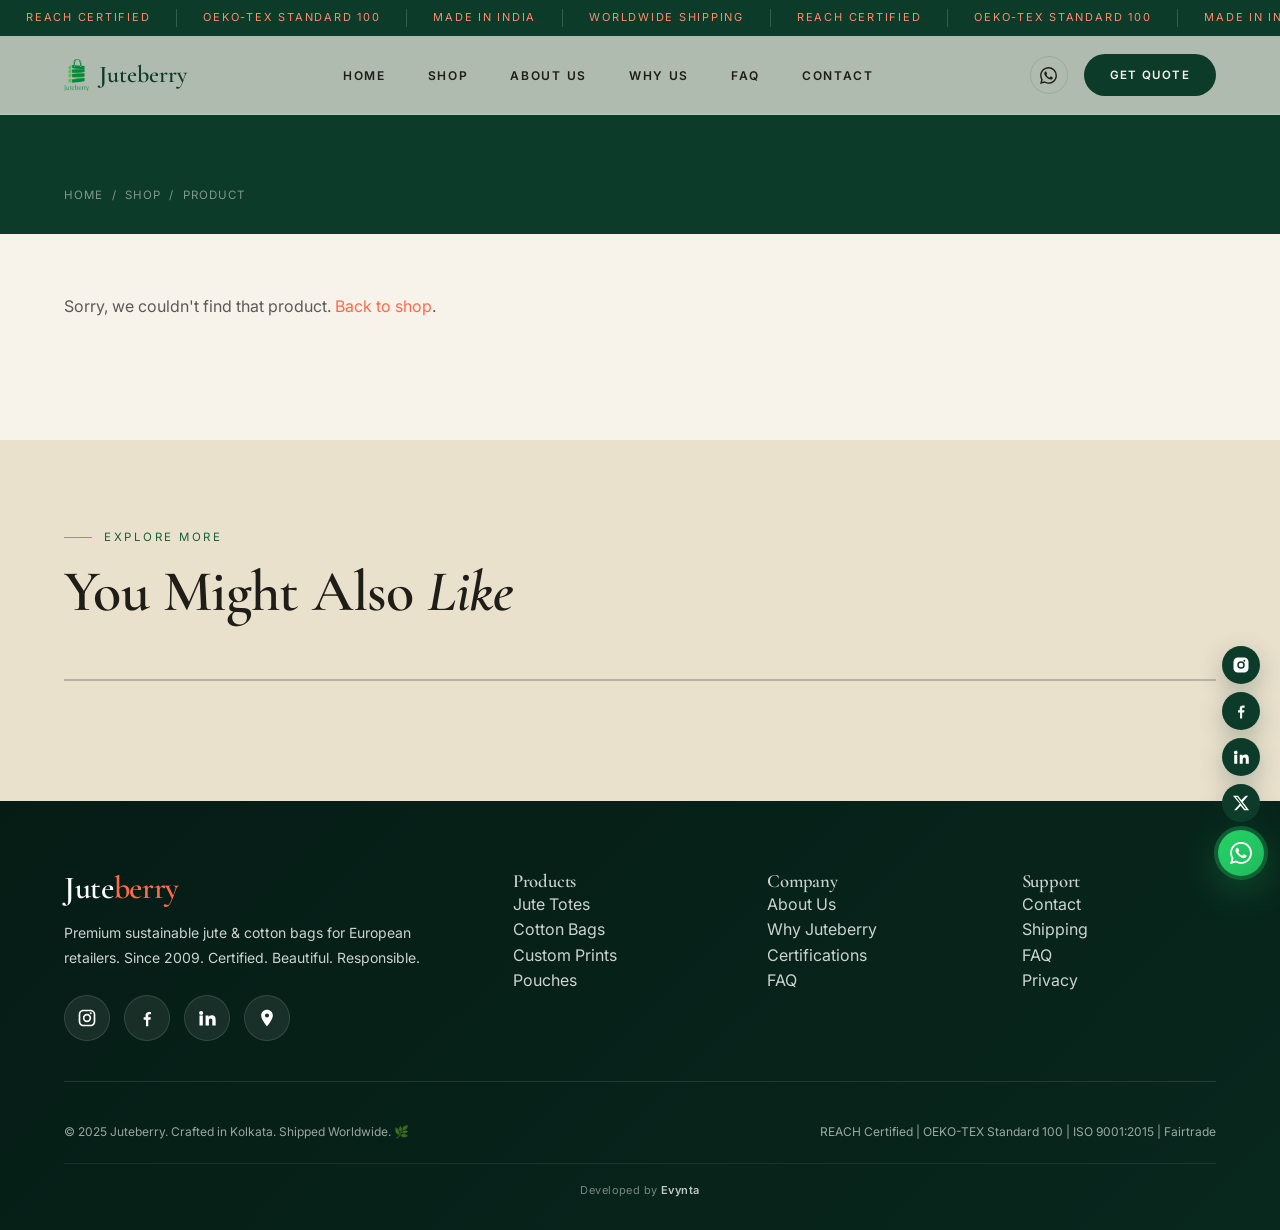
<file: product.html>
<!DOCTYPE html>
<html lang="en">
<head>
<meta charset="UTF-8">
<meta name="viewport" content="width=device-width, initial-scale=1.0">
<title id="pageTitle">Product | Juteberry</title>
<meta id="metaDesc" name="description" content="Premium REACH & OEKO-TEX certified jute and cotton bags from Juteberry. Request a quantity quote — MOQ 500, samples in 7-10 days.">
<meta name="robots" content="index, follow, max-snippet:-1, max-image-preview:large">
<meta name="theme-color" content="#0d3b2a">
<link rel="canonical" href="https://juteberry.com/product.html">
<meta property="og:type" content="product">
<meta property="og:url" content="https://juteberry.com/product.html">
<meta id="ogTitle" property="og:title" content="Product | Juteberry">
<meta id="ogDesc" property="og:description" content="Premium REACH & OEKO-TEX certified jute and cotton bags.">
<meta property="og:image" content="https://juteberry.com/og-image.jpg">
<link rel="icon" href="logo.png" type="image/png">

<link rel="preconnect" href="https://fonts.googleapis.com">
<link rel="preconnect" href="https://fonts.gstatic.com" crossorigin>
<link href="https://fonts.googleapis.com/css2?family=Cormorant+Garamond:ital,wght@0,400;0,500;0,600;1,500&family=Inter:wght@400;500;600;700&family=JetBrains+Mono:wght@400;600;700&display=swap" rel="stylesheet">
<link rel="stylesheet" href="style.css">
</head>
<body>

<!-- Preloader -->
<div class="preloader" aria-hidden="true">
  <img src="logo.png" alt="">
</div>

<!-- Announcement bar -->
<div class="announce">
  <div class="announce__track">
    <span>REACH Certified</span><span>OEKO-TEX Standard 100</span><span>Made in India</span><span>Worldwide Shipping</span>
    <span>REACH Certified</span><span>OEKO-TEX Standard 100</span><span>Made in India</span><span>Worldwide Shipping</span>
  </div>
</div>

<!-- Header -->
<header id="header">
  <div class="nav-wrapper">
    <a href="index.html" class="logo">
      <img src="logo.png" alt="Juteberry">
      Juteberry
    </a>
    <nav class="nav-links" aria-label="Primary">
      <a href="index.html">Home</a>
      <a href="shop.html">Shop</a>
      <a href="about.html">About Us</a>
      <a href="index.html#features">Why Us</a>
      <a href="index.html#faq">FAQ</a>
      <a href="contact.html">Contact</a>
    </nav>
    <div class="nav-actions">
      <a href="#" data-wa class="nav-icon-btn" aria-label="Chat on WhatsApp">
        <svg width="17" height="17" viewBox="0 0 24 24" fill="currentColor"><path d="M17.472 14.382c-.297-.149-1.758-.867-2.03-.967-.273-.099-.471-.148-.67.15-.197.297-.767.966-.94 1.164-.173.199-.347.223-.644.075-.297-.15-1.255-.463-2.39-1.475-.883-.788-1.48-1.761-1.653-2.059-.173-.297-.018-.458.13-.606.134-.133.298-.347.446-.52.149-.174.198-.298.298-.497.099-.198.05-.371-.025-.52-.075-.149-.669-1.612-.916-2.207-.242-.579-.487-.5-.669-.51-.173-.008-.371-.01-.57-.01-.198 0-.52.074-.792.372-.272.297-1.04 1.016-1.04 2.479 0 1.462 1.065 2.875 1.213 3.074.149.198 2.096 3.2 5.077 4.487.709.306 1.262.489 1.694.625.712.227 1.36.195 1.871.118.571-.085 1.758-.719 2.006-1.413.248-.694.248-1.289.173-1.413-.074-.124-.272-.198-.57-.347m-5.421 7.403h-.004a9.87 9.87 0 01-5.031-1.378l-.361-.214-3.741.982.998-3.648-.235-.374a9.86 9.86 0 01-1.51-5.26c.001-5.45 4.436-9.884 9.888-9.884 2.64 0 5.122 1.03 6.988 2.898a9.825 9.825 0 012.893 6.994c-.003 5.45-4.437 9.884-9.885 9.884m8.413-18.297A11.815 11.815 0 0012.05 0C5.495 0 .16 5.335.157 11.892c0 2.096.547 4.142 1.588 5.945L.057 24l6.305-1.654a11.882 11.882 0 005.683 1.448h.005c6.554 0 11.89-5.335 11.893-11.893a11.821 11.821 0 00-3.48-8.413z"/></svg>
      </a>
      <button class="cta-header" onclick="window.location.href='contact.html'">Get Quote</button>
      <button class="nav-burger" aria-label="Open menu">
        <span></span><span></span><span></span>
      </button>
    </div>
  </div>
</header>

<!-- Mobile full-screen menu -->
<div class="mobile-menu" id="mobileMenu">
  <button class="mobile-menu__close" aria-label="Close menu">
    <svg width="22" height="22" viewBox="0 0 24 24" fill="none" stroke="currentColor" stroke-width="2"><path d="M18 6 6 18M6 6l12 12"/></svg>
  </button>
  <nav class="mobile-menu__links" aria-label="Mobile">
    <a href="index.html">Home</a>
    <a href="shop.html">Shop</a>
    <a href="about.html">About Us</a>
    <a href="index.html#features">Why Us</a>
    <a href="index.html#faq">FAQ</a>
    <a href="contact.html">Contact</a>
  </nav>
  <div class="mobile-menu__foot">
    <span>+91 8262977784</span>
    <span>info@juteberry.com</span>
  </div>
</div>

<main>

<!-- Breadcrumb -->
<section style="background:var(--forest); padding:150px var(--gutter) 0;">
  <div class="container" style="padding:0 0 30px;">
    <div class="breadcrumb"><a href="index.html">Home</a><span>/</span><a href="shop.html">Shop</a><span>/</span><span id="crumbName">Product</span></div>
  </div>
</section>

<!-- Product detail (rendered by product-detail.js) -->
<section id="productDetail" class="section-pad" style="padding-top:60px;">
  <div class="container">
    <p style="color:var(--gray);">Loading product…</p>
  </div>
</section>

<!-- Related products -->
<section class="section-pad" style="background:var(--sand); padding-top:80px;">
  <div class="container">
    <div class="section-head">
      <div>
        <span class="eyebrow reveal-up">Explore More</span>
        <h2 class="h-display-l reveal-up">You Might Also <em>Like</em></h2>
      </div>
    </div>
    <div class="products-grid" id="relatedProducts" data-stagger></div>
  </div>
</section>

</main>

<!-- Footer -->
<footer>
    <div class="footer-wrapper">
        <div class="footer-grid">
            <div>
                <h2 class="footer-brand">Jute<span style="color: var(--coral);">berry</span></h2>
                <p class="footer-desc">Premium sustainable jute & cotton bags for European retailers. Since 2009. Certified. Beautiful. Responsible.</p>
                <div class="footer-social">
                    <a href="https://www.instagram.com/juteberry/" class="social-btn" target="_blank" title="Instagram">
                        <svg width="20" height="20" fill="currentColor" viewBox="0 0 24 24">
                            <path d="M7.75 2C4.57 2 2 4.57 2 7.75v8.5C2 19.43 4.57 22 7.75 22h8.5C19.43 22 22 19.43 22 16.25v-8.5C22 4.57 19.43 2 16.25 2h-8.5zm0 2h8.5A3.75 3.75 0 0 1 20 7.75v8.5A3.75 3.75 0 0 1 16.25 20h-8.5A3.75 3.75 0 0 1 4 16.25v-8.5A3.75 3.75 0 0 1 7.75 4zm8.75 1a1.25 1.25 0 1 0 0 2.5A1.25 1.25 0 0 0 16.5 5zM12 7a5 5 0 1 0 0 10a5 5 0 0 0 0-10zm0 2a3 3 0 1 1 0 6a3 3 0 0 1 0-6z"/>
                        </svg>
                    </a>
                    <a href="https://www.facebook.com/juteberry" class="social-btn" target="_blank" title="Facebook">
                        <svg width="20" height="20" fill="currentColor" viewBox="0 0 24 24">
                            <path d="M13.5 22v-8h2.7l.4-3h-3.1V9.1c0-.9.3-1.6 1.6-1.6h1.7V4.8c-.3 0-1.3-.1-2.4-.1c-2.4 0-4.1 1.5-4.1 4.2V11H8v3h2.8v8h2.7z"/>
                        </svg>
                    </a>
                    <a href="https://www.linkedin.com/company/juteberryexport/?originalSubdomain=in" class="social-btn" target="_blank" title="LinkedIn">
                        <svg width="20" height="20" fill="currentColor" viewBox="0 0 24 24">
                            <path d="M4.98 3.5A2.48 2.48 0 1 0 5 8.46A2.48 2.48 0 0 0 4.98 3.5zM3 9h4v12H3V9zm7 0h3.8v1.7h.1c.5-.9 1.8-1.9 3.8-1.9c4 0 4.7 2.6 4.7 6v6.2h-4v-5.5c0-1.3 0-3-1.9-3s-2.2 1.5-2.2 2.9V21h-4V9z"/>
                        </svg>
                    </a>
                    <a href="https://maps.google.com/?q=133+Cotton+Street+Kolkata+700007" class="social-btn" target="_blank" title="Google Maps">
                        <svg width="20" height="20" fill="currentColor" viewBox="0 0 24 24">
                            <path d="M12 2C8.13 2 5 5.13 5 9c0 5.25 7 13 7 13s7-7.75 7-13c0-3.87-3.13-7-7-7zm0 9.5A2.5 2.5 0 1 1 12 6.5a2.5 2.5 0 0 1 0 5z"/>
                        </svg>
                    </a>
                </div>
            </div>
            <div>
                <h3>Products</h3>
                <ul>
                    <li><a href="shop.html">Jute Totes</a></li>
                    <li><a href="shop.html">Cotton Bags</a></li>
                    <li><a href="shop.html">Custom Prints</a></li>
                    <li><a href="shop.html">Pouches</a></li>
                </ul>
            </div>
            <div>
                <h3>Company</h3>
                <ul>
                    <li><a href="about.html">About Us</a></li>
                    <li><a href="index.html#features">Why Juteberry</a></li>
                    <li><a href="about.html#certifications">Certifications</a></li>
                    <li><a href="index.html#faq">FAQ</a></li>
                </ul>
            </div>
            <div>
                <h3>Support</h3>
                <ul>
                    <li><a href="contact.html">Contact</a></li>
                    <li><a href="contact.html">Shipping</a></li>
                    <li><a href="index.html#faq">FAQ</a></li>
                    <li><a href="#">Privacy</a></li>
                </ul>
            </div>
        </div>
        <div class="footer-bottom">
            <p>© 2025 Juteberry. Crafted in Kolkata. Shipped Worldwide. 🌿</p>
            <p>REACH Certified | OEKO-TEX Standard 100 | ISO 9001:2015 | Fairtrade</p>
        </div>
        <div class="dev-credit">Developed by <span>Evynta</span></div>
    </div>
</footer>

<!-- Floating buttons -->
<div class="float-buttons">
    <div class="float-socials">
        <a href="https://www.instagram.com/juteberry/" target="_blank" class="float-social-btn" title="Instagram">
            <svg viewBox="0 0 24 24" fill="white"><path d="M7.75 2C4.57 2 2 4.57 2 7.75v8.5C2 19.43 4.57 22 7.75 22h8.5C19.43 22 22 19.43 22 16.25v-8.5C22 4.57 19.43 2 16.25 2h-8.5zm8.75 3a1.25 1.25 0 1 1 0 2.5A1.25 1.25 0 0 1 16.5 5zM12 7a5 5 0 1 1 0 10A5 5 0 0 1 12 7zm0 2a3 3 0 1 0 0 6 3 3 0 0 0 0-6z"/></svg>
        </a>
        <a href="https://www.facebook.com/juteberry" target="_blank" class="float-social-btn" title="Facebook">
            <svg viewBox="0 0 24 24" fill="white"><path d="M13.5 22v-8h2.7l.4-3h-3.1V9.1c0-.9.3-1.6 1.6-1.6h1.7V4.8c-.3 0-1.3-.1-2.4-.1c-2.4 0-4.1 1.5-4.1 4.2V11H8v3h2.8v8h2.7z"/></svg>
        </a>
        <a href="https://www.linkedin.com/company/juteberryexport/" target="_blank" class="float-social-btn" title="LinkedIn">
            <svg viewBox="0 0 24 24" fill="white"><path d="M4.98 3.5A2.48 2.48 0 1 0 5 8.46A2.48 2.48 0 0 0 4.98 3.5zM3 9h4v12H3V9zm7 0h3.8v1.7h.1c.5-.9 1.8-1.9 3.8-1.9c4 0 4.7 2.6 4.7 6v6.2h-4v-5.5c0-1.3 0-3-1.9-3s-2.2 1.5-2.2 2.9V21h-4V9z"/></svg>
        </a>
        <a href="https://twitter.com/juteberry" target="_blank" class="float-social-btn" title="Twitter / X">
            <svg viewBox="0 0 24 24" fill="white"><path d="M18.244 2.25h3.308l-7.227 8.26 8.502 11.24H16.17l-4.714-6.231-5.401 6.231H2.744l7.737-8.835L1.254 2.25H8.08l4.253 5.622 5.91-5.622zm-1.161 17.52h1.833L7.084 4.126H5.117z"/></svg>
        </a>
    </div>

    <a href="https://wa.me/918262977784?text=Hi%20Juteberry!%20I'm%20interested%20in%20custom%20jute%20bags%20with%20samples%20and%20pricing."
       class="whatsapp-float" title="Chat on WhatsApp" target="_blank">
        <svg class="whatsapp-icon" viewBox="0 0 24 24">
            <path d="M17.472 14.382c-.297-.149-1.758-.867-2.03-.967-.273-.099-.471-.148-.67.15-.197.297-.767.966-.94 1.164-.173.199-.347.223-.644.075-.297-.15-1.255-.463-2.39-1.475-.883-.788-1.48-1.761-1.653-2.059-.173-.297-.018-.458.13-.606.134-.133.298-.347.446-.52.149-.174.198-.298.298-.497.099-.198.05-.371-.025-.52-.075-.149-.669-1.612-.916-2.207-.242-.579-.487-.5-.669-.51-.173-.008-.371-.01-.57-.01-.198 0-.52.074-.792.372-.272.297-1.04 1.016-1.04 2.479 0 1.462 1.065 2.875 1.213 3.074.149.198 2.096 3.2 5.077 4.487.709.306 1.262.489 1.694.625.712.227 1.36.195 1.871.118.571-.085 1.758-.719 2.006-1.413.248-.694.248-1.289.173-1.413-.074-.124-.272-.198-.57-.347m-5.421 7.403h-.004a9.87 9.87 0 01-5.031-1.378l-.361-.214-3.741.982.998-3.648-.235-.374a9.86 9.86 0 01-1.51-5.26c.001-5.45 4.436-9.884 9.888-9.884 2.64 0 5.122 1.03 6.988 2.898a9.825 9.825 0 012.893 6.994c-.003 5.45-4.437 9.884-9.885 9.884m8.413-18.297A11.815 11.815 0 0012.05 0C5.495 0 .16 5.335.157 11.892c0 2.096.547 4.142 1.588 5.945L.057 24l6.305-1.654a11.882 11.882 0 005.683 1.448h.005c6.554 0 11.89-5.335 11.893-11.893a11.821 11.821 0 00-3.48-8.413z"/>
        </svg>
    </a>

    <button class="scroll-float" id="scrollTop" onclick="window.scrollTo({top:0,behavior:'smooth'})">↑</button>
</div>

<script src="product-data.js"></script>
<script src="product-detail.js"></script>
<script src="script.js"></script>
</body>
</html>
</file>
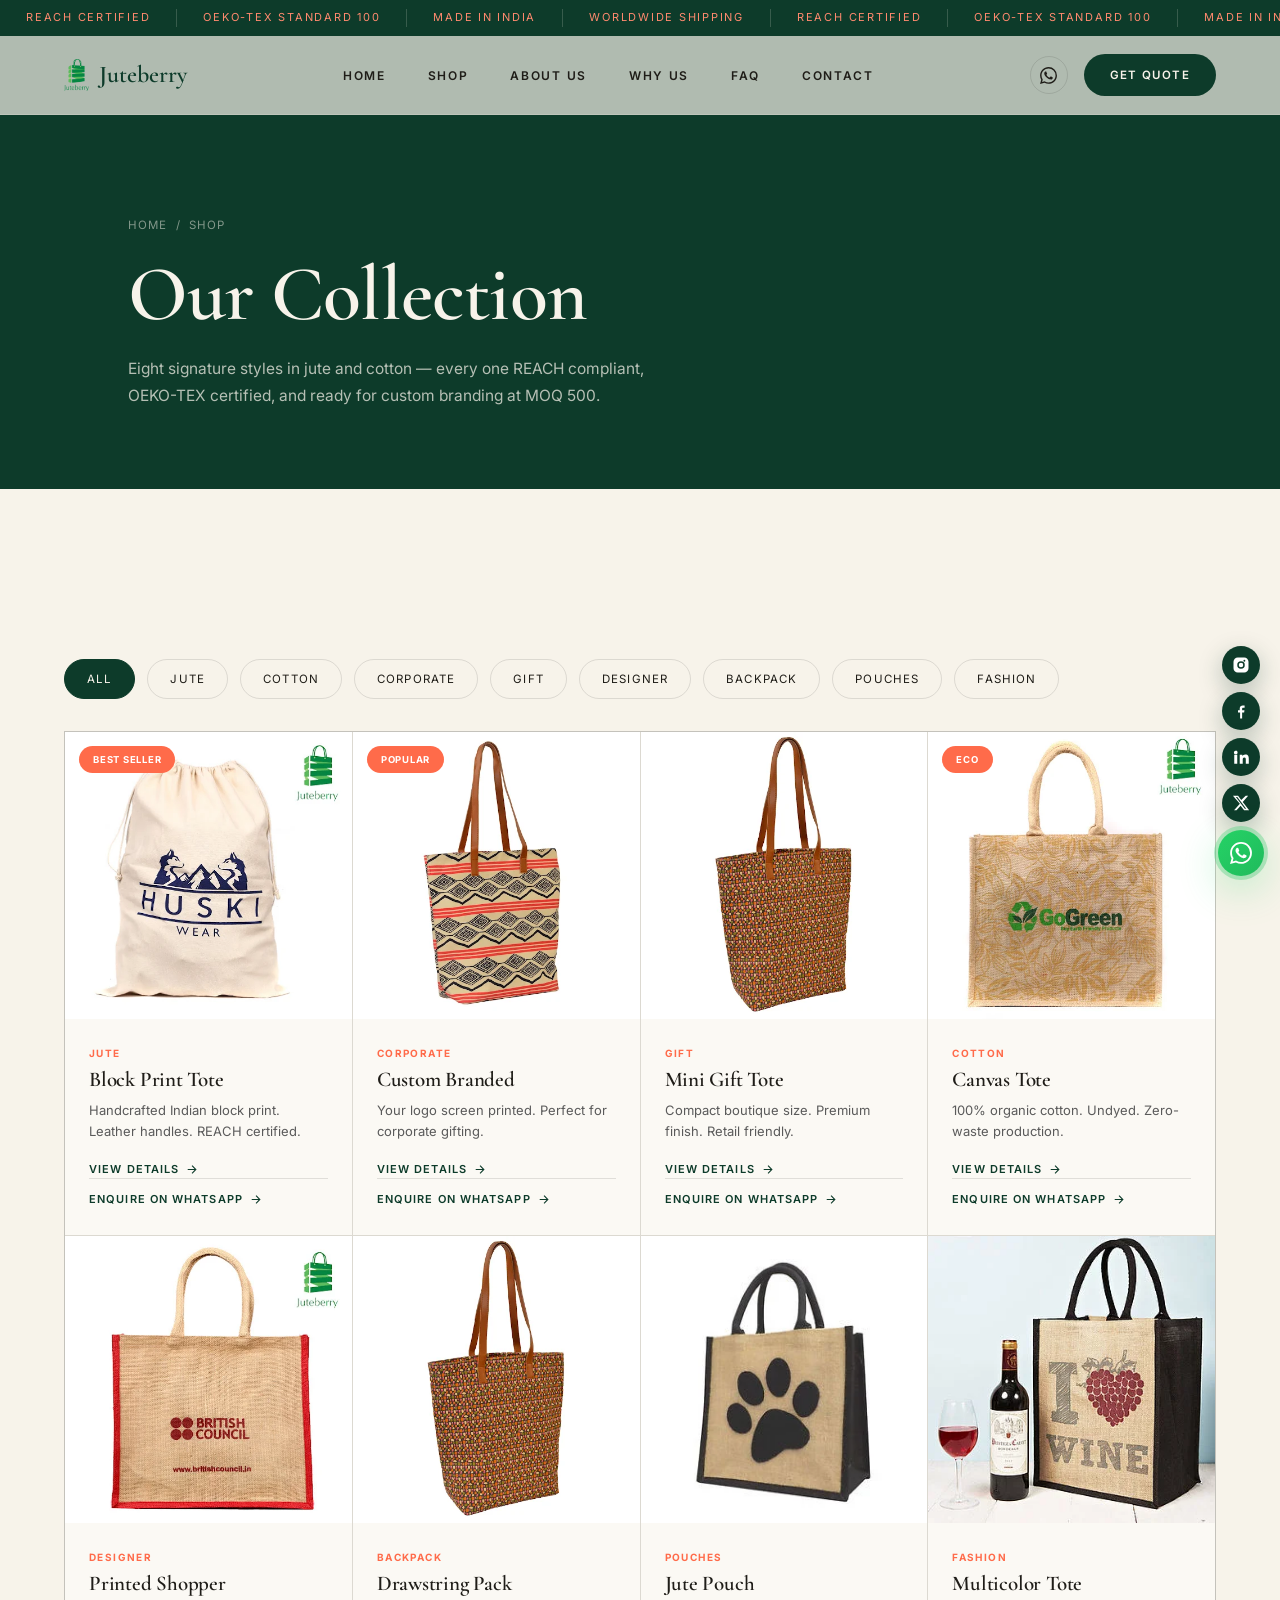
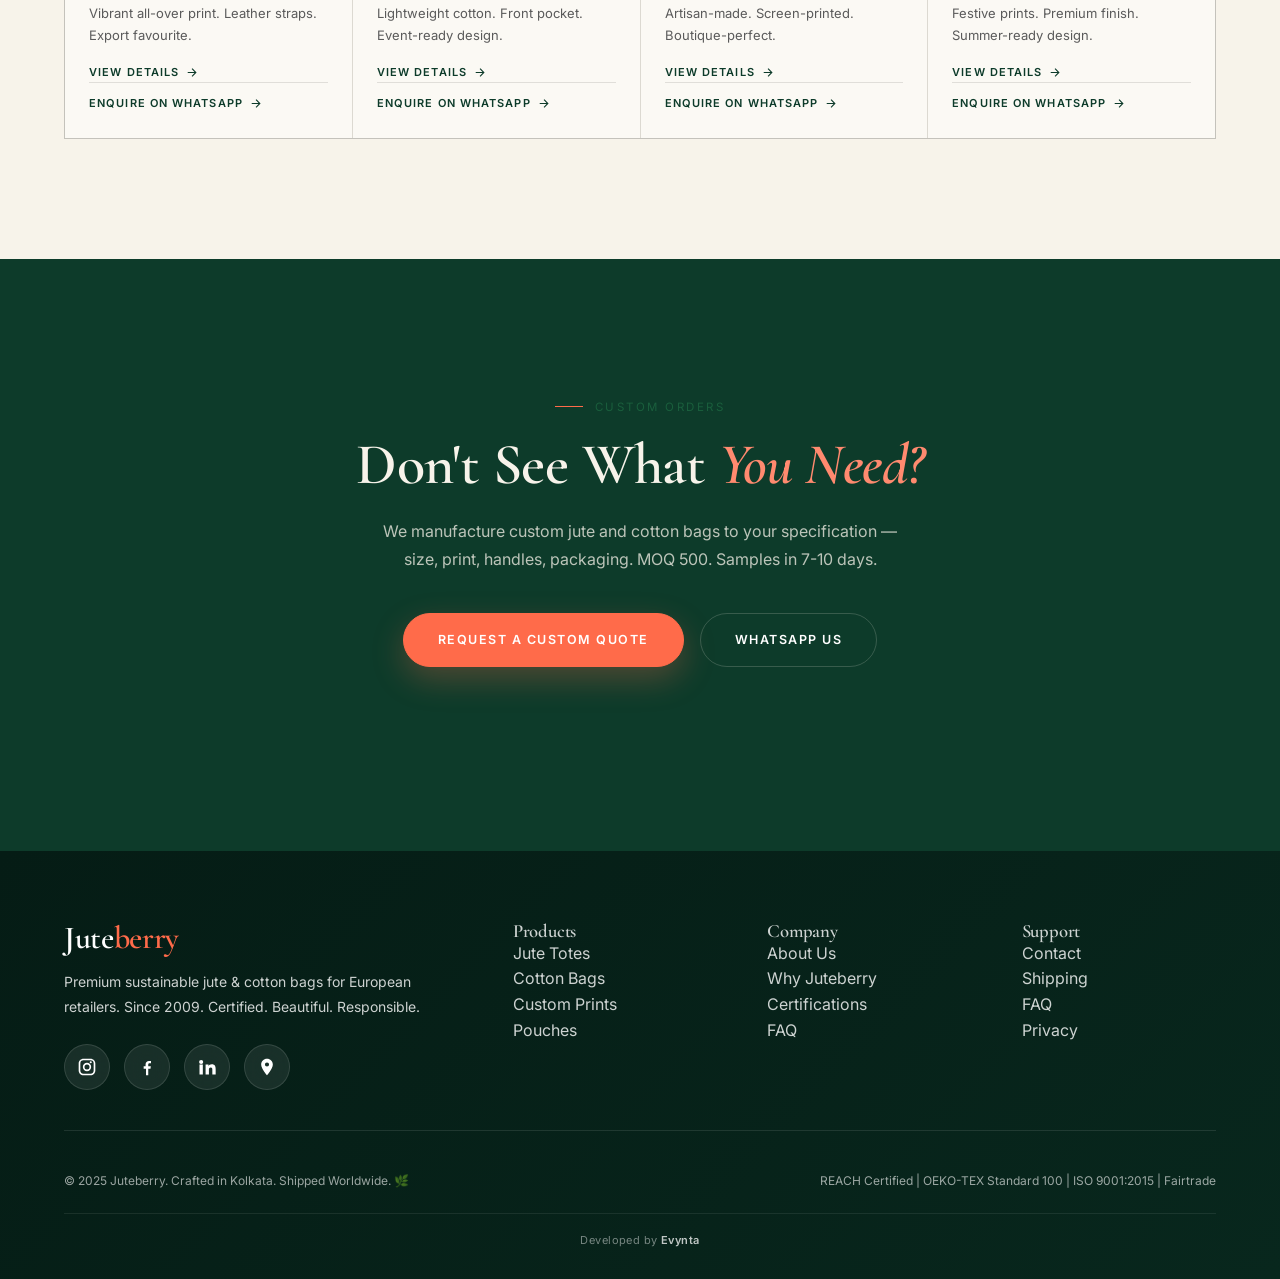
<file: shop.html>
<!DOCTYPE html>
<html lang="en">
<head>
<meta charset="UTF-8">
<meta name="viewport" content="width=device-width, initial-scale=1.0">
<title>Shop | Juteberry — Sustainable Jute & Cotton Bags</title>
<meta name="description" content="Browse Juteberry's full range of REACH & OEKO-TEX certified jute and cotton bags — block print totes, custom branded bags, canvas totes, pouches and more. MOQ 500, samples in 7-10 days.">
<meta name="robots" content="index, follow, max-snippet:-1, max-image-preview:large">
<meta name="theme-color" content="#0d3b2a">
<link rel="canonical" href="https://juteberry.com/shop.html">
<meta property="og:type" content="website">
<meta property="og:url" content="https://juteberry.com/shop.html">
<meta property="og:title" content="Shop | Juteberry — Sustainable Jute & Cotton Bags">
<meta property="og:description" content="REACH & OEKO-TEX certified jute and cotton bags for European retailers. Custom printing available.">
<meta property="og:image" content="https://juteberry.com/og-image.jpg">
<link rel="icon" href="logo.png" type="image/png">

<link rel="preconnect" href="https://fonts.googleapis.com">
<link rel="preconnect" href="https://fonts.gstatic.com" crossorigin>
<link href="https://fonts.googleapis.com/css2?family=Cormorant+Garamond:ital,wght@0,400;0,500;0,600;1,500&family=Inter:wght@400;500;600;700&family=JetBrains+Mono:wght@400;600;700&display=swap" rel="stylesheet">
<link rel="stylesheet" href="style.css">
</head>
<body>

<!-- Preloader -->
<div class="preloader" aria-hidden="true">
  <img src="logo.png" alt="">
</div>

<!-- Announcement bar -->
<div class="announce">
  <div class="announce__track">
    <span>REACH Certified</span><span>OEKO-TEX Standard 100</span><span>Made in India</span><span>Worldwide Shipping</span>
    <span>REACH Certified</span><span>OEKO-TEX Standard 100</span><span>Made in India</span><span>Worldwide Shipping</span>
  </div>
</div>

<!-- Header -->
<header id="header">
  <div class="nav-wrapper">
    <a href="index.html" class="logo">
      <img src="logo.png" alt="Juteberry">
      Juteberry
    </a>
    <nav class="nav-links" aria-label="Primary">
      <a href="index.html">Home</a>
      <a href="shop.html">Shop</a>
      <a href="about.html">About Us</a>
      <a href="index.html#features">Why Us</a>
      <a href="index.html#faq">FAQ</a>
      <a href="contact.html">Contact</a>
    </nav>
    <div class="nav-actions">
      <a href="#" data-wa class="nav-icon-btn" aria-label="Chat on WhatsApp">
        <svg width="17" height="17" viewBox="0 0 24 24" fill="currentColor"><path d="M17.472 14.382c-.297-.149-1.758-.867-2.03-.967-.273-.099-.471-.148-.67.15-.197.297-.767.966-.94 1.164-.173.199-.347.223-.644.075-.297-.15-1.255-.463-2.39-1.475-.883-.788-1.48-1.761-1.653-2.059-.173-.297-.018-.458.13-.606.134-.133.298-.347.446-.52.149-.174.198-.298.298-.497.099-.198.05-.371-.025-.52-.075-.149-.669-1.612-.916-2.207-.242-.579-.487-.5-.669-.51-.173-.008-.371-.01-.57-.01-.198 0-.52.074-.792.372-.272.297-1.04 1.016-1.04 2.479 0 1.462 1.065 2.875 1.213 3.074.149.198 2.096 3.2 5.077 4.487.709.306 1.262.489 1.694.625.712.227 1.36.195 1.871.118.571-.085 1.758-.719 2.006-1.413.248-.694.248-1.289.173-1.413-.074-.124-.272-.198-.57-.347m-5.421 7.403h-.004a9.87 9.87 0 01-5.031-1.378l-.361-.214-3.741.982.998-3.648-.235-.374a9.86 9.86 0 01-1.51-5.26c.001-5.45 4.436-9.884 9.888-9.884 2.64 0 5.122 1.03 6.988 2.898a9.825 9.825 0 012.893 6.994c-.003 5.45-4.437 9.884-9.885 9.884m8.413-18.297A11.815 11.815 0 0012.05 0C5.495 0 .16 5.335.157 11.892c0 2.096.547 4.142 1.588 5.945L.057 24l6.305-1.654a11.882 11.882 0 005.683 1.448h.005c6.554 0 11.89-5.335 11.893-11.893a11.821 11.821 0 00-3.48-8.413z"/></svg>
      </a>
      <button class="cta-header" onclick="window.location.href='contact.html'">Get Quote</button>
      <button class="nav-burger" aria-label="Open menu">
        <span></span><span></span><span></span>
      </button>
    </div>
  </div>
</header>

<!-- Mobile full-screen menu -->
<div class="mobile-menu" id="mobileMenu">
  <button class="mobile-menu__close" aria-label="Close menu">
    <svg width="22" height="22" viewBox="0 0 24 24" fill="none" stroke="currentColor" stroke-width="2"><path d="M18 6 6 18M6 6l12 12"/></svg>
  </button>
  <nav class="mobile-menu__links" aria-label="Mobile">
    <a href="index.html">Home</a>
    <a href="shop.html">Shop</a>
    <a href="about.html">About Us</a>
    <a href="index.html#features">Why Us</a>
    <a href="index.html#faq">FAQ</a>
    <a href="contact.html">Contact</a>
  </nav>
  <div class="mobile-menu__foot">
    <span>+91 8262977784</span>
    <span>info@juteberry.com</span>
  </div>
</div>

<main>

<!-- Page header -->
<section class="page-header">
  <div class="container">
    <div class="breadcrumb"><a href="index.html">Home</a><span>/</span><span>Shop</span></div>
    <h1>Our Collection</h1>
    <p>Eight signature styles in jute and cotton — every one REACH compliant, OEKO-TEX certified, and ready for custom branding at MOQ 500.</p>
  </div>
</section>

<!-- Shop -->
<section class="section-pad">
  <div class="container">

    <div class="shop-filters">
      <button class="shop-filter is-active" data-filter="all">All</button>
      <button class="shop-filter" data-filter="Jute">Jute</button>
      <button class="shop-filter" data-filter="Cotton">Cotton</button>
      <button class="shop-filter" data-filter="Corporate">Corporate</button>
      <button class="shop-filter" data-filter="Gift">Gift</button>
      <button class="shop-filter" data-filter="Designer">Designer</button>
      <button class="shop-filter" data-filter="Backpack">Backpack</button>
      <button class="shop-filter" data-filter="Pouches">Pouches</button>
      <button class="shop-filter" data-filter="Fashion">Fashion</button>
    </div>

    <div class="products-grid" data-stagger style="margin-top:20px;">
      <article class="product-card" data-category="Jute">
        <a href="product.html?id=block-print-tote"><div class="product-image"><span class="product-badge">Best Seller</span><img src="05.webp" alt="Block Print Tote" loading="lazy"></div></a>
        <div class="product-info">
          <span class="product-category">Jute</span>
          <h3 class="product-name">Block Print Tote</h3>
          <p class="product-desc">Handcrafted Indian block print. Leather handles. REACH certified.</p>
          <a href="product.html?id=block-print-tote" class="product-cta" style="border-top:none; padding-top:0;">View Details <svg viewBox="0 0 24 24" fill="none" stroke="currentColor" stroke-width="2"><path d="M5 12h14M13 5l7 7-7 7"/></svg></a>
          <a href="#" data-wa data-wa-product="Block Print Tote" class="product-cta">Enquire on WhatsApp <svg viewBox="0 0 24 24" fill="none" stroke="currentColor" stroke-width="2"><path d="M5 12h14M13 5l7 7-7 7"/></svg></a>
        </div>
      </article>

      <article class="product-card" data-category="Corporate">
        <a href="product.html?id=custom-branded"><div class="product-image"><span class="product-badge">Popular</span><img src="06.webp" alt="Custom Branded" loading="lazy"></div></a>
        <div class="product-info">
          <span class="product-category">Corporate</span>
          <h3 class="product-name">Custom Branded</h3>
          <p class="product-desc">Your logo screen printed. Perfect for corporate gifting.</p>
          <a href="product.html?id=custom-branded" class="product-cta" style="border-top:none; padding-top:0;">View Details <svg viewBox="0 0 24 24" fill="none" stroke="currentColor" stroke-width="2"><path d="M5 12h14M13 5l7 7-7 7"/></svg></a>
          <a href="#" data-wa data-wa-product="Custom Branded Bags" class="product-cta">Enquire on WhatsApp <svg viewBox="0 0 24 24" fill="none" stroke="currentColor" stroke-width="2"><path d="M5 12h14M13 5l7 7-7 7"/></svg></a>
        </div>
      </article>

      <article class="product-card" data-category="Gift">
        <a href="product.html?id=mini-gift-tote"><div class="product-image"><img src="07.webp" alt="Mini Gift Tote" loading="lazy"></div></a>
        <div class="product-info">
          <span class="product-category">Gift</span>
          <h3 class="product-name">Mini Gift Tote</h3>
          <p class="product-desc">Compact boutique size. Premium finish. Retail friendly.</p>
          <a href="product.html?id=mini-gift-tote" class="product-cta" style="border-top:none; padding-top:0;">View Details <svg viewBox="0 0 24 24" fill="none" stroke="currentColor" stroke-width="2"><path d="M5 12h14M13 5l7 7-7 7"/></svg></a>
          <a href="#" data-wa data-wa-product="Mini Gift Tote" class="product-cta">Enquire on WhatsApp <svg viewBox="0 0 24 24" fill="none" stroke="currentColor" stroke-width="2"><path d="M5 12h14M13 5l7 7-7 7"/></svg></a>
        </div>
      </article>

      <article class="product-card" data-category="Cotton">
        <a href="product.html?id=canvas-tote"><div class="product-image"><span class="product-badge">Eco</span><img src="08.webp" alt="Canvas Tote" loading="lazy"></div></a>
        <div class="product-info">
          <span class="product-category">Cotton</span>
          <h3 class="product-name">Canvas Tote</h3>
          <p class="product-desc">100% organic cotton. Undyed. Zero-waste production.</p>
          <a href="product.html?id=canvas-tote" class="product-cta" style="border-top:none; padding-top:0;">View Details <svg viewBox="0 0 24 24" fill="none" stroke="currentColor" stroke-width="2"><path d="M5 12h14M13 5l7 7-7 7"/></svg></a>
          <a href="#" data-wa data-wa-product="Canvas Tote" class="product-cta">Enquire on WhatsApp <svg viewBox="0 0 24 24" fill="none" stroke="currentColor" stroke-width="2"><path d="M5 12h14M13 5l7 7-7 7"/></svg></a>
        </div>
      </article>

      <article class="product-card" data-category="Designer">
        <a href="product.html?id=printed-shopper"><div class="product-image"><img src="09.webp" alt="Printed Shopper" loading="lazy"></div></a>
        <div class="product-info">
          <span class="product-category">Designer</span>
          <h3 class="product-name">Printed Shopper</h3>
          <p class="product-desc">Vibrant all-over print. Leather straps. Export favourite.</p>
          <a href="product.html?id=printed-shopper" class="product-cta" style="border-top:none; padding-top:0;">View Details <svg viewBox="0 0 24 24" fill="none" stroke="currentColor" stroke-width="2"><path d="M5 12h14M13 5l7 7-7 7"/></svg></a>
          <a href="#" data-wa data-wa-product="Printed Shopper" class="product-cta">Enquire on WhatsApp <svg viewBox="0 0 24 24" fill="none" stroke="currentColor" stroke-width="2"><path d="M5 12h14M13 5l7 7-7 7"/></svg></a>
        </div>
      </article>

      <article class="product-card" data-category="Backpack">
        <a href="product.html?id=drawstring-pack"><div class="product-image"><img src="07.webp" alt="Drawstring Pack" loading="lazy"></div></a>
        <div class="product-info">
          <span class="product-category">Backpack</span>
          <h3 class="product-name">Drawstring Pack</h3>
          <p class="product-desc">Lightweight cotton. Front pocket. Event-ready design.</p>
          <a href="product.html?id=drawstring-pack" class="product-cta" style="border-top:none; padding-top:0;">View Details <svg viewBox="0 0 24 24" fill="none" stroke="currentColor" stroke-width="2"><path d="M5 12h14M13 5l7 7-7 7"/></svg></a>
          <a href="#" data-wa data-wa-product="Drawstring Pack" class="product-cta">Enquire on WhatsApp <svg viewBox="0 0 24 24" fill="none" stroke="currentColor" stroke-width="2"><path d="M5 12h14M13 5l7 7-7 7"/></svg></a>
        </div>
      </article>

      <article class="product-card" data-category="Pouches">
        <a href="product.html?id=jute-pouch"><div class="product-image"><img src="02.webp" alt="Jute Pouch" loading="lazy"></div></a>
        <div class="product-info">
          <span class="product-category">Pouches</span>
          <h3 class="product-name">Jute Pouch</h3>
          <p class="product-desc">Artisan-made. Screen-printed. Boutique-perfect.</p>
          <a href="product.html?id=jute-pouch" class="product-cta" style="border-top:none; padding-top:0;">View Details <svg viewBox="0 0 24 24" fill="none" stroke="currentColor" stroke-width="2"><path d="M5 12h14M13 5l7 7-7 7"/></svg></a>
          <a href="#" data-wa data-wa-product="Jute Pouch" class="product-cta">Enquire on WhatsApp <svg viewBox="0 0 24 24" fill="none" stroke="currentColor" stroke-width="2"><path d="M5 12h14M13 5l7 7-7 7"/></svg></a>
        </div>
      </article>

      <article class="product-card" data-category="Fashion">
        <a href="product.html?id=multicolor-tote"><div class="product-image"><img src="21a.webp" alt="Multicolor Tote" loading="lazy"></div></a>
        <div class="product-info">
          <span class="product-category">Fashion</span>
          <h3 class="product-name">Multicolor Tote</h3>
          <p class="product-desc">Festive prints. Premium finish. Summer-ready design.</p>
          <a href="product.html?id=multicolor-tote" class="product-cta" style="border-top:none; padding-top:0;">View Details <svg viewBox="0 0 24 24" fill="none" stroke="currentColor" stroke-width="2"><path d="M5 12h14M13 5l7 7-7 7"/></svg></a>
          <a href="#" data-wa data-wa-product="Multicolor Tote" class="product-cta">Enquire on WhatsApp <svg viewBox="0 0 24 24" fill="none" stroke="currentColor" stroke-width="2"><path d="M5 12h14M13 5l7 7-7 7"/></svg></a>
        </div>
      </article>
    </div>
  </div>
</section>

<!-- CTA -->
<section class="wa-cta" id="cta">
  <span class="eyebrow reveal-up" style="justify-content:center;">Custom Orders</span>
  <h2 class="reveal-up">Don't See What <em>You Need?</em></h2>
  <p class="reveal-up">We manufacture custom jute and cotton bags to your specification — size, print, handles, packaging. MOQ 500. Samples in 7-10 days.</p>
  <div class="btn-row reveal-up">
    <a href="contact.html" class="btn btn-primary">Request a Custom Quote</a>
    <a href="#" data-wa class="btn btn-outline-light">WhatsApp Us</a>
  </div>
</section>

</main>

<!-- Footer -->
<footer>
    <div class="footer-wrapper">
        <div class="footer-grid">
            <div>
                <h2 class="footer-brand">Jute<span style="color: var(--coral);">berry</span></h2>
                <p class="footer-desc">Premium sustainable jute & cotton bags for European retailers. Since 2009. Certified. Beautiful. Responsible.</p>
                <div class="footer-social">
                    <a href="https://www.instagram.com/juteberry/" class="social-btn" target="_blank" title="Instagram">
                        <svg width="20" height="20" fill="currentColor" viewBox="0 0 24 24">
                            <path d="M7.75 2C4.57 2 2 4.57 2 7.75v8.5C2 19.43 4.57 22 7.75 22h8.5C19.43 22 22 19.43 22 16.25v-8.5C22 4.57 19.43 2 16.25 2h-8.5zm0 2h8.5A3.75 3.75 0 0 1 20 7.75v8.5A3.75 3.75 0 0 1 16.25 20h-8.5A3.75 3.75 0 0 1 4 16.25v-8.5A3.75 3.75 0 0 1 7.75 4zm8.75 1a1.25 1.25 0 1 0 0 2.5A1.25 1.25 0 0 0 16.5 5zM12 7a5 5 0 1 0 0 10a5 5 0 0 0 0-10zm0 2a3 3 0 1 1 0 6a3 3 0 0 1 0-6z"/>
                        </svg>
                    </a>
                    <a href="https://www.facebook.com/juteberry" class="social-btn" target="_blank" title="Facebook">
                        <svg width="20" height="20" fill="currentColor" viewBox="0 0 24 24">
                            <path d="M13.5 22v-8h2.7l.4-3h-3.1V9.1c0-.9.3-1.6 1.6-1.6h1.7V4.8c-.3 0-1.3-.1-2.4-.1c-2.4 0-4.1 1.5-4.1 4.2V11H8v3h2.8v8h2.7z"/>
                        </svg>
                    </a>
                    <a href="https://www.linkedin.com/company/juteberryexport/?originalSubdomain=in" class="social-btn" target="_blank" title="LinkedIn">
                        <svg width="20" height="20" fill="currentColor" viewBox="0 0 24 24">
                            <path d="M4.98 3.5A2.48 2.48 0 1 0 5 8.46A2.48 2.48 0 0 0 4.98 3.5zM3 9h4v12H3V9zm7 0h3.8v1.7h.1c.5-.9 1.8-1.9 3.8-1.9c4 0 4.7 2.6 4.7 6v6.2h-4v-5.5c0-1.3 0-3-1.9-3s-2.2 1.5-2.2 2.9V21h-4V9z"/>
                        </svg>
                    </a>
                    <a href="https://maps.google.com/?q=133+Cotton+Street+Kolkata+700007" class="social-btn" target="_blank" title="Google Maps">
                        <svg width="20" height="20" fill="currentColor" viewBox="0 0 24 24">
                            <path d="M12 2C8.13 2 5 5.13 5 9c0 5.25 7 13 7 13s7-7.75 7-13c0-3.87-3.13-7-7-7zm0 9.5A2.5 2.5 0 1 1 12 6.5a2.5 2.5 0 0 1 0 5z"/>
                        </svg>
                    </a>
                </div>
            </div>
            <div>
                <h3>Products</h3>
                <ul>
                    <li><a href="shop.html">Jute Totes</a></li>
                    <li><a href="shop.html">Cotton Bags</a></li>
                    <li><a href="shop.html">Custom Prints</a></li>
                    <li><a href="shop.html">Pouches</a></li>
                </ul>
            </div>
            <div>
                <h3>Company</h3>
                <ul>
                    <li><a href="about.html">About Us</a></li>
                    <li><a href="index.html#features">Why Juteberry</a></li>
                    <li><a href="about.html#certifications">Certifications</a></li>
                    <li><a href="index.html#faq">FAQ</a></li>
                </ul>
            </div>
            <div>
                <h3>Support</h3>
                <ul>
                    <li><a href="contact.html">Contact</a></li>
                    <li><a href="contact.html">Shipping</a></li>
                    <li><a href="index.html#faq">FAQ</a></li>
                    <li><a href="#">Privacy</a></li>
                </ul>
            </div>
        </div>
        <div class="footer-bottom">
            <p>© 2025 Juteberry. Crafted in Kolkata. Shipped Worldwide. 🌿</p>
            <p>REACH Certified | OEKO-TEX Standard 100 | ISO 9001:2015 | Fairtrade</p>
        </div>
        <div class="dev-credit">Developed by <span>Evynta</span></div>
    </div>
</footer>

<!-- Floating buttons -->
<div class="float-buttons">
    <div class="float-socials">
        <a href="https://www.instagram.com/juteberry/" target="_blank" class="float-social-btn" title="Instagram">
            <svg viewBox="0 0 24 24" fill="white"><path d="M7.75 2C4.57 2 2 4.57 2 7.75v8.5C2 19.43 4.57 22 7.75 22h8.5C19.43 22 22 19.43 22 16.25v-8.5C22 4.57 19.43 2 16.25 2h-8.5zm8.75 3a1.25 1.25 0 1 1 0 2.5A1.25 1.25 0 0 1 16.5 5zM12 7a5 5 0 1 1 0 10A5 5 0 0 1 12 7zm0 2a3 3 0 1 0 0 6 3 3 0 0 0 0-6z"/></svg>
        </a>
        <a href="https://www.facebook.com/juteberry" target="_blank" class="float-social-btn" title="Facebook">
            <svg viewBox="0 0 24 24" fill="white"><path d="M13.5 22v-8h2.7l.4-3h-3.1V9.1c0-.9.3-1.6 1.6-1.6h1.7V4.8c-.3 0-1.3-.1-2.4-.1c-2.4 0-4.1 1.5-4.1 4.2V11H8v3h2.8v8h2.7z"/></svg>
        </a>
        <a href="https://www.linkedin.com/company/juteberryexport/" target="_blank" class="float-social-btn" title="LinkedIn">
            <svg viewBox="0 0 24 24" fill="white"><path d="M4.98 3.5A2.48 2.48 0 1 0 5 8.46A2.48 2.48 0 0 0 4.98 3.5zM3 9h4v12H3V9zm7 0h3.8v1.7h.1c.5-.9 1.8-1.9 3.8-1.9c4 0 4.7 2.6 4.7 6v6.2h-4v-5.5c0-1.3 0-3-1.9-3s-2.2 1.5-2.2 2.9V21h-4V9z"/></svg>
        </a>
        <a href="https://twitter.com/juteberry" target="_blank" class="float-social-btn" title="Twitter / X">
            <svg viewBox="0 0 24 24" fill="white"><path d="M18.244 2.25h3.308l-7.227 8.26 8.502 11.24H16.17l-4.714-6.231-5.401 6.231H2.744l7.737-8.835L1.254 2.25H8.08l4.253 5.622 5.91-5.622zm-1.161 17.52h1.833L7.084 4.126H5.117z"/></svg>
        </a>
    </div>

    <a href="https://wa.me/918262977784?text=Hi%20Juteberry!%20I'm%20interested%20in%20custom%20jute%20bags%20with%20samples%20and%20pricing."
       class="whatsapp-float" title="Chat on WhatsApp" target="_blank">
        <svg class="whatsapp-icon" viewBox="0 0 24 24">
            <path d="M17.472 14.382c-.297-.149-1.758-.867-2.03-.967-.273-.099-.471-.148-.67.15-.197.297-.767.966-.94 1.164-.173.199-.347.223-.644.075-.297-.15-1.255-.463-2.39-1.475-.883-.788-1.48-1.761-1.653-2.059-.173-.297-.018-.458.13-.606.134-.133.298-.347.446-.52.149-.174.198-.298.298-.497.099-.198.05-.371-.025-.52-.075-.149-.669-1.612-.916-2.207-.242-.579-.487-.5-.669-.51-.173-.008-.371-.01-.57-.01-.198 0-.52.074-.792.372-.272.297-1.04 1.016-1.04 2.479 0 1.462 1.065 2.875 1.213 3.074.149.198 2.096 3.2 5.077 4.487.709.306 1.262.489 1.694.625.712.227 1.36.195 1.871.118.571-.085 1.758-.719 2.006-1.413.248-.694.248-1.289.173-1.413-.074-.124-.272-.198-.57-.347m-5.421 7.403h-.004a9.87 9.87 0 01-5.031-1.378l-.361-.214-3.741.982.998-3.648-.235-.374a9.86 9.86 0 01-1.51-5.26c.001-5.45 4.436-9.884 9.888-9.884 2.64 0 5.122 1.03 6.988 2.898a9.825 9.825 0 012.893 6.994c-.003 5.45-4.437 9.884-9.885 9.884m8.413-18.297A11.815 11.815 0 0012.05 0C5.495 0 .16 5.335.157 11.892c0 2.096.547 4.142 1.588 5.945L.057 24l6.305-1.654a11.882 11.882 0 005.683 1.448h.005c6.554 0 11.89-5.335 11.893-11.893a11.821 11.821 0 00-3.48-8.413z"/>
        </svg>
    </a>

    <button class="scroll-float" id="scrollTop" onclick="window.scrollTo({top:0,behavior:'smooth'})">↑</button>
</div>

<script src="script.js"></script>
</body>
</html>
</file>
<file: style.css>
/* ==========================================================================
   JUTEBERRY — Premium Sustainable Jute & Cotton Bags
   Design tokens: ivory/sand base, deep forest green, coral accent
   Type: Cormorant Garamond (display) + Inter (body/UI) + JetBrains Mono (data)
   Layout language adapted from an editorial botanical-luxury reference.
   Brand colors (forest green / coral) intentionally preserved.
   ========================================================================== */

:root{
  /* ---- Color (Juteberry brand colors kept) ---- */
  --ivory:        #F7F3EA;
  --ivory-2:      #FBF9F4;
  --sand:         #EAE1CD;
  --sage:         #6f8a72;
  --forest:       #0d3b2a;
  --forest-2:     #082018;
  --forest-light: #1a5f3d;
  --coral:        #ff6b4a;
  --coral-dark:   #e53e25;
  --coral-light:  #ff8a6f;
  --charcoal:     #1f1d18;
  --gray:         #5a5a5a;
  --line:         rgba(31,29,24,0.12);
  --line-on-dark: rgba(247,243,234,0.18);
  --shadow:       0 8px 32px rgba(13,59,42,0.08);
  --shadow-lg:    0 20px 60px rgba(13,59,42,0.15);

  /* ---- Type ---- */
  --font-display: 'Cormorant Garamond', serif;
  --font-body: 'Inter', sans-serif;
  --font-mono: 'JetBrains Mono', monospace;

  /* ---- Scale ---- */
  --container: 1360px;
  --gutter: clamp(20px, 5vw, 64px);
  --radius: 2px;

  /* ---- Motion ---- */
  --ease: cubic-bezier(.22,1,.36,1);
  --dur-s: .4s;
  --dur-m: .8s;
}

/* ---------------------------------------------------------------------- */
/* Reset                                                                   */
/* ---------------------------------------------------------------------- */
*,*::before,*::after{ margin:0; padding:0; box-sizing:border-box; }
html{ scroll-behavior:smooth; }
body{
  background:var(--ivory);
  color:var(--charcoal);
  font-family:var(--font-body);
  font-size:16px;
  line-height:1.6;
  -webkit-font-smoothing:antialiased;
  overflow-x:hidden;
}
img{ max-width:100%; display:block; }
a{ color:inherit; text-decoration:none; }
ul{ list-style:none; }
button{ font:inherit; background:none; border:none; cursor:pointer; color:inherit; }
h1,h2,h3,h4{ font-family:var(--font-display); font-weight:600; line-height:1.08; letter-spacing:-0.01em; }
.container{ max-width:var(--container); margin:0 auto; padding:0 var(--gutter); }
:focus-visible{ outline:2px solid var(--coral); outline-offset:3px; }

@media (prefers-reduced-motion: reduce){
  *,*::before,*::after{ animation-duration:.01ms !important; animation-iteration-count:1 !important; transition-duration:.01ms !important; scroll-behavior:auto !important; }
}

::selection{ background:var(--coral); color:#fff; }

/* ---------------------------------------------------------------------- */
/* Reveal-on-scroll                                                        */
/* ---------------------------------------------------------------------- */
.reveal-up{ opacity:0; transform:translateY(28px); transition:opacity var(--dur-m) var(--ease), transform var(--dur-m) var(--ease); }
.reveal-up.is-inview{ opacity:1; transform:translateY(0); }
[data-stagger] > *{ opacity:0; transform:translateY(28px); transition:opacity var(--dur-m) var(--ease), transform var(--dur-m) var(--ease); }
[data-stagger].is-inview > *{ opacity:1; transform:translateY(0); }
[data-stagger].is-inview > *:nth-child(1){ transition-delay:.02s; }
[data-stagger].is-inview > *:nth-child(2){ transition-delay:.08s; }
[data-stagger].is-inview > *:nth-child(3){ transition-delay:.14s; }
[data-stagger].is-inview > *:nth-child(4){ transition-delay:.20s; }
[data-stagger].is-inview > *:nth-child(5){ transition-delay:.26s; }
[data-stagger].is-inview > *:nth-child(6){ transition-delay:.32s; }
[data-stagger].is-inview > *:nth-child(7){ transition-delay:.38s; }
[data-stagger].is-inview > *:nth-child(8){ transition-delay:.44s; }

/* ---------------------------------------------------------------------- */
/* Preloader                                                               */
/* ---------------------------------------------------------------------- */
.preloader{
  position:fixed; inset:0; z-index:9999; background:var(--forest);
  display:flex; align-items:center; justify-content:center;
  transition:opacity .8s var(--ease), visibility .8s var(--ease);
}
.preloader img{ width:52px; opacity:.9; animation:pulse 1.4s ease-in-out infinite; }
@keyframes pulse{ 0%,100%{ opacity:.5; transform:scale(.94);} 50%{ opacity:1; transform:scale(1);} }
.preloader.is-hidden{ opacity:0; visibility:hidden; pointer-events:none; }

/* ---------------------------------------------------------------------- */
/* Typography helpers                                                     */
/* ---------------------------------------------------------------------- */
.eyebrow{
  font-family:var(--font-body);
  font-size:11.5px;
  letter-spacing:.22em;
  text-transform:uppercase;
  color:var(--forest-light);
  display:inline-flex;
  align-items:center;
  gap:12px;
}
.eyebrow::before{ content:''; width:28px; height:1px; background:var(--coral); display:inline-block; }

.h-display-xl{ font-size:clamp(44px, 7vw, 100px); }
.h-display-l{ font-size:clamp(34px, 4.6vw, 58px); }
.h-display-m{ font-size:clamp(26px, 3.2vw, 40px); }

.lede{ font-size:clamp(16px, 1.4vw, 19px); color:#4b473e; max-width:46ch; line-height:1.75; }

.section-head{ display:flex; justify-content:space-between; align-items:flex-end; gap:40px; margin-bottom:56px; flex-wrap:wrap; }
.section-head h2{ margin-top:14px; }
.section-head p{ max-width:34ch; color:var(--gray); font-size:15px; line-height:1.7; }
.section-cta{ margin-top:56px; display:flex; justify-content:center; }
.section-pad{ padding:120px 0; }
@media (max-width:768px){ .section-pad{ padding:80px 0; } }

/* ---------------------------------------------------------------------- */
/* Buttons                                                                 */
/* ---------------------------------------------------------------------- */
.btn{
  display:inline-flex; align-items:center; gap:10px;
  padding:16px 34px; font-size:12.5px; letter-spacing:.12em; text-transform:uppercase; font-weight:600;
  border-radius:50px;
  transition:transform var(--dur-s) var(--ease), background var(--dur-s) var(--ease), color var(--dur-s) var(--ease), border-color var(--dur-s) var(--ease), box-shadow var(--dur-s) var(--ease);
  white-space:nowrap;
}
.btn svg{ width:15px; height:15px; }

.btn-primary{ background:var(--coral); color:#fff; border:1px solid var(--coral); box-shadow:0 12px 32px rgba(255,107,74,.28); }
.btn-primary:hover{ background:var(--coral-dark); border-color:var(--coral-dark); transform:translateY(-3px); }

.btn-forest{ background:var(--forest); color:var(--ivory-2); border:1px solid var(--forest); }
.btn-forest:hover{ background:var(--forest-2); transform:translateY(-3px); }

.btn-outline{ background:transparent; color:var(--charcoal); border:1px solid var(--charcoal); }
.btn-outline:hover{ background:var(--charcoal); color:var(--ivory); }

.btn-outline-light{ background:transparent; color:#fff; border:1px solid var(--line-on-dark); }
.btn-outline-light:hover{ background:#fff; color:var(--forest); border-color:#fff; }

/* ---------------------------------------------------------------------- */
/* Announcement bar                                                        */
/* ---------------------------------------------------------------------- */
.announce{ background:var(--forest); color:var(--ivory); overflow:hidden; height:36px; display:flex; align-items:center; }
.announce__track{ display:flex; white-space:nowrap; animation:marquee 26s linear infinite; }
.announce__track span{ font-size:11px; letter-spacing:.16em; text-transform:uppercase; padding:0 26px; border-right:1px solid var(--line-on-dark); color:var(--coral-light); }
@keyframes marquee{ from{ transform:translateX(0); } to{ transform:translateX(-50%); } }

/* ---------------------------------------------------------------------- */
/* Header / Nav                                                            */
/* ---------------------------------------------------------------------- */
header{
  position:fixed; top:36px; left:0; right:0; z-index:999;
  background:rgba(247,243,234,0.7);
  backdrop-filter:blur(20px);
  border-bottom:1px solid var(--line-on-dark);
  transition:all var(--dur-s) var(--ease);
}
header.scrolled{ top:0; background:rgba(247,243,234,0.95); box-shadow:var(--shadow); }
.nav-wrapper{ max-width:var(--container); margin:0 auto; padding:18px var(--gutter); display:flex; justify-content:space-between; align-items:center; }
header.scrolled .nav-wrapper{ padding:13px var(--gutter); }

.logo{ display:flex; align-items:center; gap:10px; font-family:var(--font-display); font-size:24px; font-weight:600; color:var(--forest); }
.logo img{ height:32px; width:auto; }

nav.nav-links{ display:flex; gap:42px; }
nav.nav-links a{ font-size:12px; font-weight:600; text-transform:uppercase; letter-spacing:.14em; position:relative; }
nav.nav-links a::after{ content:''; position:absolute; bottom:-6px; left:0; width:0; height:1px; background:var(--coral); transition:width var(--dur-s) var(--ease); }
nav.nav-links a:hover::after{ width:100%; }

.nav-actions{ display:flex; align-items:center; gap:16px; }
.nav-icon-btn{ width:38px; height:38px; display:flex; align-items:center; justify-content:center; border:1px solid var(--line); border-radius:50%; transition:background var(--dur-s), color var(--dur-s); }
.nav-icon-btn:hover{ background:var(--forest); color:var(--ivory); border-color:var(--forest); }
.cta-header{ background:var(--forest); color:var(--ivory); padding:12px 26px; border-radius:50px; font-size:11.5px; font-weight:600; text-transform:uppercase; letter-spacing:.12em; transition:background var(--dur-s); }
.cta-header:hover{ background:var(--forest-2); }

.nav-burger{ display:none; width:40px; height:40px; flex-direction:column; justify-content:center; align-items:center; gap:5px; }
.nav-burger span{ width:22px; height:1.5px; background:var(--charcoal); transition:transform var(--dur-s), opacity var(--dur-s); }

@media (max-width:900px){
  nav.nav-links{ display:none; }
  .cta-header{ display:none; }
  .nav-burger{ display:flex; }
}

/* Mobile full-screen menu */
.mobile-menu{
  position:fixed; inset:0; z-index:1100; background:var(--forest); color:var(--ivory);
  display:flex; flex-direction:column; justify-content:center; align-items:flex-start; padding:0 var(--gutter);
  transform:translateY(-100%); transition:transform .6s var(--ease);
}
.mobile-menu.is-open{ transform:translateY(0); }
.mobile-menu__close{ position:absolute; top:26px; right:var(--gutter); width:40px; height:40px; }
.mobile-menu__close svg{ width:22px; height:22px; }
.mobile-menu__links{ display:flex; flex-direction:column; gap:14px; }
.mobile-menu__links a{ font-family:var(--font-display); font-size:38px; }
.mobile-menu__foot{ position:absolute; bottom:36px; left:var(--gutter); display:flex; flex-direction:column; gap:6px; font-size:13px; color:rgba(247,243,234,.7); }

/* ---------------------------------------------------------------------- */
/* Hero                                                                     */
/* ---------------------------------------------------------------------- */
.hero{ padding:190px var(--gutter) 90px; background:var(--ivory); }
.hero-grid{ max-width:var(--container); margin:0 auto; display:grid; grid-template-columns:1.05fr 1fr; gap:70px; align-items:center; }
.hero-kicker{ margin-bottom:22px; }
.hero-title{ font-size:clamp(42px,6vw,88px); margin-bottom:22px; }
.hero-title em{ color:var(--coral); font-style:italic; }
.hero-sub{ font-family:var(--font-display); font-style:italic; font-size:19px; color:var(--forest-light); margin-bottom:18px; }
.hero-desc{ font-size:16px; color:#4b473e; max-width:48ch; line-height:1.8; margin-bottom:38px; }
.hero-buttons{ display:flex; gap:16px; flex-wrap:wrap; margin-bottom:54px; }

.hero-trust{ display:grid; grid-template-columns:repeat(3,auto); gap:40px; padding-top:32px; border-top:1px solid var(--line); }
.hero-trust .stat-number{ font-family:var(--font-mono); font-size:34px; font-weight:700; color:var(--coral); line-height:1; margin-bottom:8px; }
.hero-trust .stat-label{ font-size:10.5px; text-transform:uppercase; letter-spacing:.14em; color:var(--gray); font-weight:600; }

.hero-visual{ position:relative; display:grid; grid-template-columns:1fr 1fr; gap:16px; }
.hero-visual .img-card{ border-radius:6px; overflow:hidden; box-shadow:var(--shadow-lg); }
.hero-visual .img-card img{ width:100%; height:100%; object-fit:cover; transition:transform .8s var(--ease); }
.hero-visual .img-card:hover img{ transform:scale(1.06); }
.hero-visual .img-large{ grid-column:1/-1; height:340px; }
.hero-visual .img-small{ height:160px; }

@media (max-width:1024px){
  .hero-grid{ grid-template-columns:1fr; gap:50px; }
}
@media (max-width:640px){
  .hero{ padding:150px 20px 60px; }
  .hero-trust{ grid-template-columns:1fr 1fr; row-gap:24px; }
}

/* ---------------------------------------------------------------------- */
/* Promise strip (certifications marquee)                                  */
/* ---------------------------------------------------------------------- */
.promise{ background:var(--forest); color:var(--ivory); overflow:hidden; padding:22px 0; }
.promise__track{ display:flex; white-space:nowrap; animation:marquee 30s linear infinite; gap:0; }
.promise__track > div{ display:flex; align-items:center; gap:10px; padding:0 34px; font-size:12.5px; letter-spacing:.08em; text-transform:uppercase; border-right:1px solid var(--line-on-dark); }
.promise__track b{ color:var(--coral-light); font-family:var(--font-mono); font-weight:600; }

/* ---------------------------------------------------------------------- */
/* Products section                                                        */
/* ---------------------------------------------------------------------- */
.products-grid{ display:grid; grid-template-columns:repeat(4,1fr); gap:1px; background:var(--line); border:1px solid var(--line); }
@media (max-width:1100px){ .products-grid{ grid-template-columns:repeat(2,1fr); } }
@media (max-width:520px){ .products-grid{ grid-template-columns:1fr; } }

.product-card{ background:var(--ivory-2); display:flex; flex-direction:column; transition:background var(--dur-s); }
.product-card:hover{ background:#fff; }
.product-image{ position:relative; aspect-ratio:1/1; overflow:hidden; background:#eee; }
.product-image img{ width:100%; height:100%; object-fit:cover; transition:transform .8s var(--ease); }
.product-card:hover .product-image img{ transform:scale(1.07); }
.product-badge{ position:absolute; top:14px; left:14px; background:var(--coral); color:#fff; padding:6px 14px; border-radius:50px; font-size:9.5px; font-weight:700; text-transform:uppercase; letter-spacing:.08em; }
.product-info{ padding:26px 24px; flex:1; display:flex; flex-direction:column; }
.product-category{ font-size:10px; text-transform:uppercase; letter-spacing:.14em; color:var(--coral); font-weight:700; margin-bottom:8px; }
.product-name{ font-family:var(--font-display); font-size:21px; margin-bottom:8px; }
.product-desc{ font-size:13px; color:var(--gray); line-height:1.65; margin-bottom:18px; flex:1; }
.product-cta{ font-size:11px; font-weight:600; letter-spacing:.1em; text-transform:uppercase; color:var(--forest); display:inline-flex; align-items:center; gap:6px; padding-top:12px; border-top:1px solid var(--line); }
.product-cta svg{ width:13px; height:13px; transition:transform var(--dur-s); }
.product-cta:hover svg{ transform:translateX(4px); }

/* ---------------------------------------------------------------------- */
/* Why us / features                                                       */
/* ---------------------------------------------------------------------- */
.why-grid{ display:grid; grid-template-columns:repeat(4,1fr); border-top:1px solid var(--line); border-left:1px solid var(--line); }
@media (max-width:900px){ .why-grid{ grid-template-columns:repeat(2,1fr); } }
.why-item{ padding:40px 30px; border-right:1px solid var(--line); border-bottom:1px solid var(--line); }
.why-item__icon{ font-size:26px; margin-bottom:18px; display:block; }
.why-item h3{ font-size:21px; margin-bottom:10px; }
.why-item p{ font-size:14px; color:var(--gray); line-height:1.65; max-width:30ch; }

/* ---------------------------------------------------------------------- */
/* FAQ accordion                                                           */
/* ---------------------------------------------------------------------- */
.faq-list{ max-width:900px; margin:0 auto; }
.faq-item{ border-bottom:1px solid var(--line); }
.faq-q{ width:100%; display:flex; justify-content:space-between; align-items:center; gap:20px; padding:26px 0; text-align:left; }
.faq-q h3{ font-size:19px; font-weight:500; }
.faq-q .plus{ position:relative; width:16px; height:16px; flex-shrink:0; }
.faq-q .plus::before,.faq-q .plus::after{ content:''; position:absolute; background:var(--forest); transition:transform var(--dur-s) var(--ease); }
.faq-q .plus::before{ top:50%; left:0; width:100%; height:1.5px; transform:translateY(-50%); }
.faq-q .plus::after{ left:50%; top:0; width:1.5px; height:100%; transform:translateX(-50%); }
.faq-item.is-open .plus::after{ transform:translateX(-50%) rotate(90deg); opacity:0; }
.faq-a{ max-height:0; overflow:hidden; transition:max-height var(--dur-m) var(--ease); }
.faq-item.is-open .faq-a{ max-height:200px; }
.faq-a p{ padding-bottom:26px; font-size:14.5px; color:var(--gray); line-height:1.75; max-width:64ch; }

/* ---------------------------------------------------------------------- */
/* CTA section                                                             */
/* ---------------------------------------------------------------------- */
.wa-cta{ padding:130px var(--gutter); text-align:center; background:var(--forest); color:var(--ivory); position:relative; overflow:hidden; }
.wa-cta h2{ font-size:clamp(34px,5vw,58px); margin:18px 0 20px; }
.wa-cta h2 em{ color:var(--coral-light); font-style:italic; }
.wa-cta p{ color:rgba(247,243,234,.75); max-width:52ch; margin:0 auto 40px; font-size:16px; line-height:1.75; }
.wa-cta .btn-row{ display:flex; gap:16px; justify-content:center; flex-wrap:wrap; margin-bottom:54px; }

.cta-methods{ display:flex; justify-content:center; gap:60px; padding-top:38px; border-top:1px solid var(--line-on-dark); flex-wrap:wrap; }
.cta-method{ text-align:center; }
.cta-label{ font-size:10.5px; text-transform:uppercase; letter-spacing:.16em; opacity:.75; margin-bottom:8px; }
.cta-value{ font-size:17px; font-weight:600; font-family:var(--font-display); }
.cta-value a{ color:var(--coral-light); }
.cta-value a:hover{ opacity:.85; }

@media (max-width:640px){ .wa-cta{ padding:90px 20px; } .cta-methods{ gap:30px; } }

/* ---------------------------------------------------------------------- */
/* Footer  — unchanged visual language, social icons untouched            */
/* ---------------------------------------------------------------------- */
footer{ background:linear-gradient(135deg,#051c15 0%,#08271d 100%); color:rgba(255,255,255,.8); padding:70px var(--gutter) 30px; }
.footer-wrapper{ max-width:var(--container); margin:0 auto; }
.footer-grid{ display:grid; grid-template-columns:2fr 1fr 1fr 1fr; gap:60px; margin-bottom:40px; padding-bottom:40px; border-bottom:1px solid rgba(255,255,255,.1); }
.footer-col h3{ color:#fff; font-size:12px; font-weight:800; text-transform:uppercase; letter-spacing:2px; margin-bottom:24px; font-family:var(--font-body); }
.footer-col ul li{ margin-bottom:14px; }
.footer-col a{ color:rgba(255,255,255,.7); text-decoration:none; font-size:13px; transition:.3s; }
.footer-col a:hover{ color:var(--coral); }
.footer-brand{ font-family:var(--font-display); font-size:32px; font-weight:600; margin-bottom:14px; color:#fff; }
.footer-desc{ font-size:14px; line-height:1.8; max-width:380px; margin-bottom:25px; }
.footer-social{ display:flex; gap:14px; flex-wrap:wrap; }
.social-btn{ width:46px; height:46px; display:flex; align-items:center; justify-content:center; border-radius:50%; color:#fff; background:rgba(255,255,255,.08); border:1px solid rgba(255,255,255,.12); backdrop-filter:blur(10px); transition:all .3s ease; }
.social-btn svg{ width:20px; height:20px; fill:currentColor; }
.social-btn:hover{ background:var(--coral); border-color:var(--coral); transform:translateY(-4px); box-shadow:0 10px 30px rgba(255,107,74,.35); }
.footer-bottom{ display:flex; justify-content:space-between; align-items:center; flex-wrap:wrap; gap:20px; font-size:12px; color:rgba(255,255,255,.6); }
.dev-credit{ text-align:center; margin-top:22px; padding-top:18px; border-top:1px solid rgba(255,255,255,.08); font-size:11px; color:rgba(255,255,255,.45); letter-spacing:.04em; }
.dev-credit span{ color:rgba(255,255,255,.75); font-weight:600; }

@media (max-width:992px){ .footer-grid{ grid-template-columns:1fr 1fr; gap:40px; } }
@media (max-width:768px){
  footer{ padding:50px 20px 25px; }
  .footer-grid{ grid-template-columns:1fr; gap:35px; }
  .footer-brand{ font-size:27px; }
  .footer-bottom{ flex-direction:column; text-align:center; }
  .footer-social{ justify-content:center; }
}

/* ---------------------------------------------------------------------- */
/* Floating buttons — unchanged, social icons/links untouched              */
/* ---------------------------------------------------------------------- */
.float-buttons{ position:fixed; bottom:24px; right:16px; z-index:997; display:flex; flex-direction:column; gap:8px; align-items:center; }

.float-socials{ display:flex; flex-direction:column; gap:8px; align-items:center; }
.float-social-btn{ width:38px; height:38px; border-radius:50%; background:var(--forest); display:flex; align-items:center; justify-content:center; box-shadow:0 8px 24px rgba(13,59,42,.28); transition:all var(--dur-s) var(--ease); }
.float-social-btn:hover{ transform:scale(1.12); background:var(--forest-light); }
.float-social-btn svg{ width:18px; height:18px; }

.whatsapp-float{ width:46px; height:46px; background:linear-gradient(135deg,#25d366,#20ba5c); border-radius:50%; box-shadow:0 12px 40px rgba(37,211,102,.3); transition:all var(--dur-s) var(--ease); display:flex; align-items:center; justify-content:center; position:relative; }
.whatsapp-float:hover{ transform:scale(1.15) rotate(-10deg); box-shadow:0 16px 60px rgba(37,211,102,.4); }
.whatsapp-float::before{ content:''; position:absolute; inset:-4px; background:linear-gradient(135deg,#25d366,#20ba5c); border-radius:50%; opacity:.3; animation:pulse-whatsapp 2s ease-in-out infinite; }
@keyframes pulse-whatsapp{ 0%,100%{ transform:scale(1); opacity:.3; } 50%{ transform:scale(1.1); opacity:0; } }
.whatsapp-icon{ width:22px; height:22px; position:relative; z-index:1; fill:#fff; }

.scroll-float{ width:46px; height:46px; background:rgba(0,0,0,.7); border-radius:50%; display:none; align-items:center; justify-content:center; color:#fff; font-size:19px; transition:all var(--dur-s) var(--ease); opacity:0; }
.scroll-float.show{ display:flex; opacity:1; }
.scroll-float:hover{ background:var(--coral); transform:translateY(-4px); }

/* ---------------------------------------------------------------------- */
/* Inner page header (shop / about / contact)                             */
/* ---------------------------------------------------------------------- */
.page-header{ background:var(--forest); color:var(--ivory); padding:180px var(--gutter) 80px; }
.page-header h1{ font-size:clamp(42px,6.5vw,78px); margin-top:18px; }
.page-header p{ margin-top:18px; max-width:52ch; color:rgba(247,243,234,0.72); font-size:15.5px; line-height:1.75; }
.breadcrumb{ display:flex; gap:8px; align-items:center; font-size:11.5px; letter-spacing:.1em; text-transform:uppercase; color:rgba(247,243,234,0.5); }
.breadcrumb a:hover{ color:var(--coral-light); }

/* ---------------------------------------------------------------------- */
/* Shop page                                                               */
/* ---------------------------------------------------------------------- */
.shop-filters{ display:flex; gap:12px; flex-wrap:wrap; padding:50px 0 12px; }
.shop-filter{ padding:10px 22px; border:1px solid var(--line); border-radius:50px; font-size:11.5px; letter-spacing:.1em; text-transform:uppercase; transition:background var(--dur-s), color var(--dur-s), border-color var(--dur-s); }
.shop-filter.is-active,.shop-filter:hover{ background:var(--forest); color:var(--ivory); border-color:var(--forest); }
.product-card[hidden]{ display:none; }

/* ---------------------------------------------------------------------- */
/* About page                                                              */
/* ---------------------------------------------------------------------- */
.about-hero{ display:grid; grid-template-columns:1fr 1fr; gap:70px; align-items:center; padding:110px 0; }
@media (max-width:900px){ .about-hero{ grid-template-columns:1fr; gap:40px; padding:80px 0; } }
.about-hero__media{ border-radius:6px; overflow:hidden; box-shadow:var(--shadow-lg); }
.about-hero__media img{ width:100%; height:100%; object-fit:cover; aspect-ratio:4/5; }
.about-pillars{ display:flex; flex-direction:column; gap:0; margin-top:30px; }
.about-pillar{ display:flex; gap:16px; padding:18px 0; border-bottom:1px solid var(--line); }
.about-pillar:last-child{ border-bottom:none; }
.about-pillar b{ font-family:var(--font-display); font-size:19px; display:block; margin-bottom:4px; }
.about-pillar span{ font-size:13.5px; color:var(--gray); }

.about-stats{ display:grid; grid-template-columns:repeat(4,1fr); border-top:1px solid var(--line); border-left:1px solid var(--line); }
@media (max-width:900px){ .about-stats{ grid-template-columns:repeat(2,1fr); } }
.about-stat{ padding:44px 26px; border-right:1px solid var(--line); border-bottom:1px solid var(--line); text-align:center; }
.about-stat .stat-number{ font-family:var(--font-mono); font-size:38px; font-weight:700; color:var(--coral); margin-bottom:10px; }
.about-stat .stat-label{ font-size:11px; letter-spacing:.12em; text-transform:uppercase; color:var(--gray); }

.about-values{ display:grid; grid-template-columns:repeat(5,1fr); border-top:1px solid var(--line); border-left:1px solid var(--line); }
@media (max-width:900px){ .about-values{ grid-template-columns:repeat(2,1fr); } }
.about-value{ padding:32px 20px; border-right:1px solid var(--line); border-bottom:1px solid var(--line); text-align:center; }
.about-value__icon{ font-size:22px; margin-bottom:12px; display:block; }
.about-value span{ font-size:12.5px; letter-spacing:.03em; }

/* ---------------------------------------------------------------------- */
/* Contact page                                                            */
/* ---------------------------------------------------------------------- */
.contact-grid{ display:grid; grid-template-columns:1fr 1fr; gap:70px; padding:110px 0; }
@media (max-width:900px){ .contact-grid{ grid-template-columns:1fr; gap:50px; padding:80px 0; } }
.contact-info-item{ display:flex; gap:18px; padding:24px 0; border-bottom:1px solid var(--line); }
.contact-info-item__icon{ width:38px; height:38px; border-radius:50%; background:var(--sand); display:flex; align-items:center; justify-content:center; flex-shrink:0; font-size:16px; }
.contact-info-item b{ display:block; font-size:11px; letter-spacing:.1em; text-transform:uppercase; color:var(--sage); margin-bottom:6px; }
.contact-info-item div a:hover{ color:var(--coral); }

.form-field{ margin-bottom:24px; }
.form-field label{ display:block; font-size:11.5px; letter-spacing:.08em; text-transform:uppercase; color:var(--sage); margin-bottom:10px; }
.form-field input,.form-field textarea{
  width:100%; border:none; border-bottom:1px solid var(--line); background:transparent; padding:12px 2px; font-size:15px; font-family:var(--font-body); transition:border-color var(--dur-s);
}
.form-field input:focus,.form-field textarea:focus{ border-color:var(--forest); outline:none; }
.form-note{ font-size:12.5px; color:var(--gray); margin-top:-8px; margin-bottom:24px; }

/* ---------------------------------------------------------------------- */
/* Product detail page                                                     */
/* ---------------------------------------------------------------------- */
.pd-grid{ display:grid; grid-template-columns:1fr 1fr; gap:70px; align-items:flex-start; }
@media (max-width:900px){ .pd-grid{ grid-template-columns:1fr; gap:40px; } }

.pd-gallery__main{ border-radius:6px; overflow:hidden; box-shadow:var(--shadow-lg); aspect-ratio:1/1; position:relative; }
.pd-gallery__main img{ width:100%; height:100%; object-fit:cover; }
.pd-gallery__badge{ position:absolute; top:16px; left:16px; background:var(--coral); color:#fff; padding:7px 16px; border-radius:50px; font-size:10px; font-weight:700; text-transform:uppercase; letter-spacing:.08em; }
.pd-thumbs{ display:flex; gap:12px; margin-top:14px; }
.pd-thumb{ width:76px; height:76px; border-radius:4px; overflow:hidden; border:1.5px solid transparent; cursor:pointer; opacity:.6; transition:opacity var(--dur-s), border-color var(--dur-s); }
.pd-thumb img{ width:100%; height:100%; object-fit:cover; }
.pd-thumb.is-active{ opacity:1; border-color:var(--coral); }

.pd-category{ font-size:11px; text-transform:uppercase; letter-spacing:.14em; color:var(--coral); font-weight:700; margin-bottom:10px; }
.pd-name{ font-size:clamp(30px,3.6vw,44px); margin-bottom:10px; }
.pd-tagline{ font-family:var(--font-display); font-style:italic; font-size:18px; color:var(--forest-light); margin-bottom:20px; }
.pd-desc{ font-size:15px; color:#4b473e; line-height:1.8; margin-bottom:26px; }

.pd-moq-row{ display:flex; gap:30px; padding:20px 0; border-top:1px solid var(--line); border-bottom:1px solid var(--line); margin-bottom:28px; }
.pd-moq-item b{ font-family:var(--font-mono); font-size:20px; color:var(--forest); display:block; }
.pd-moq-item span{ font-size:10.5px; text-transform:uppercase; letter-spacing:.1em; color:var(--gray); }

.pd-features{ margin-bottom:32px; }
.pd-features h3{ font-size:14px; letter-spacing:.08em; text-transform:uppercase; margin-bottom:16px; font-family:var(--font-body); font-weight:700; }
.pd-features ul{ display:flex; flex-direction:column; gap:12px; }
.pd-features li{ display:flex; gap:10px; font-size:14px; color:#4b473e; line-height:1.5; }
.pd-features li::before{ content:'✓'; color:var(--coral); font-weight:700; flex-shrink:0; }

.pd-quote{ background:var(--sand); padding:28px 26px; border-radius:6px; }
.pd-quote h3{ font-size:17px; margin-bottom:6px; }
.pd-quote p{ font-size:13px; color:var(--gray); margin-bottom:20px; }
.pd-quote .form-field{ margin-bottom:16px; }
.pd-quote input,.pd-quote textarea{ background:#fff; padding:12px 14px; border:1px solid var(--line); border-radius:4px; }
.pd-quote input:focus,.pd-quote textarea:focus{ border-color:var(--forest); }
.pd-quote .btn{ width:100%; justify-content:center; margin-top:4px; }
.pd-no-price-note{ font-size:11.5px; color:var(--gray); margin-top:14px; text-align:center; }
</file>
